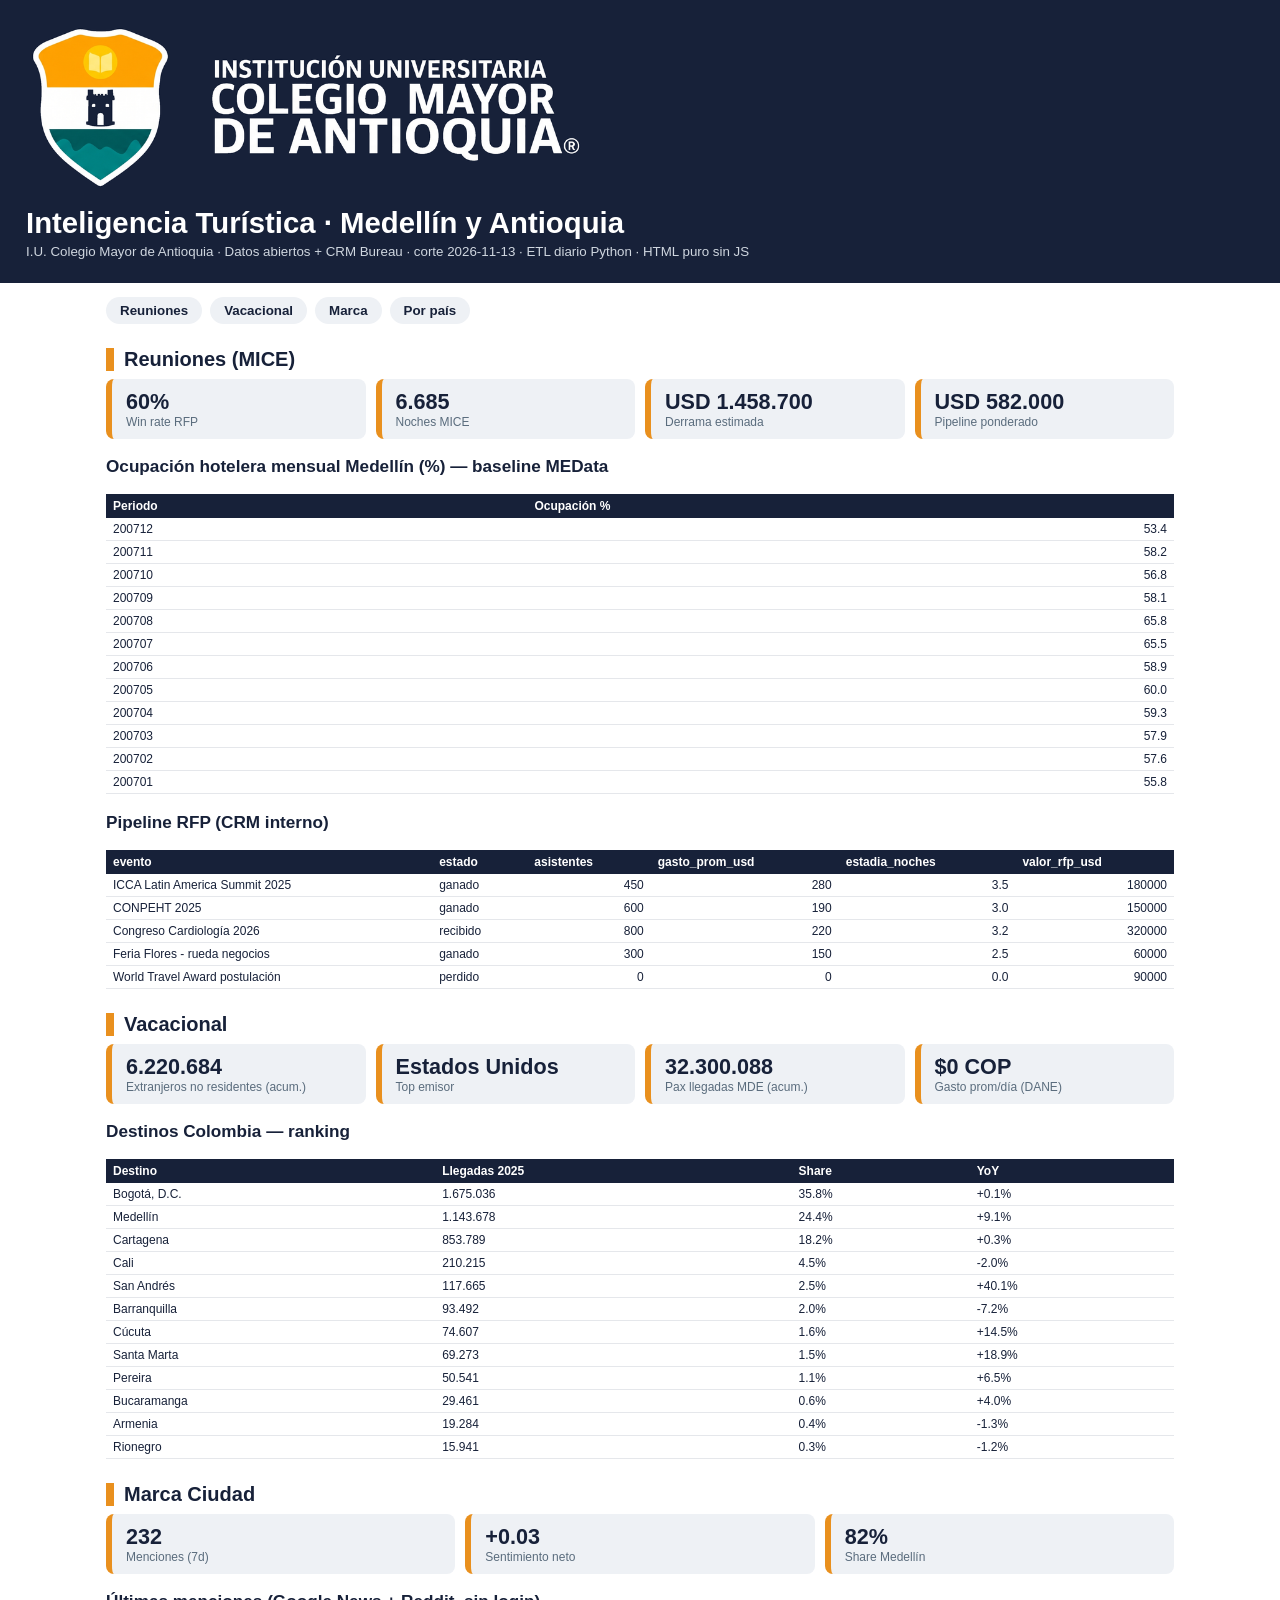
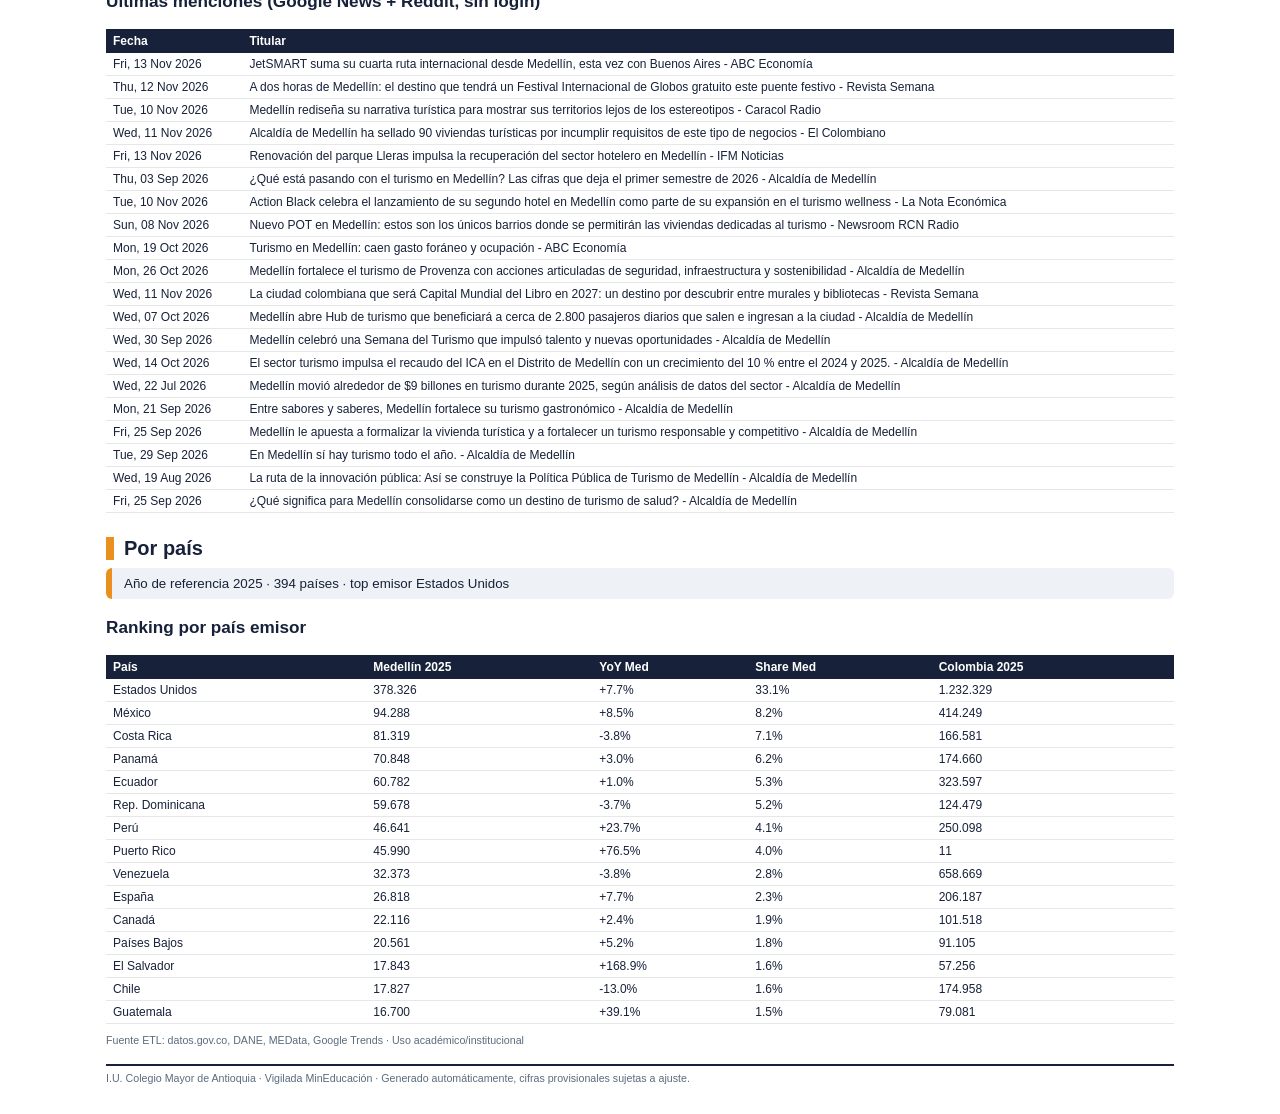
<file: etl-bureau/dashboard/index.html>
<!DOCTYPE html>
<html lang="es">
<head>
<meta charset="UTF-8">
<meta name="viewport" content="width=device-width, initial-scale=1.0">
<title>Bureau Medellín · Tablero 2026-11-13</title>
<style>:root{--navy:#172139;--teal:#00AEAC;--orange:#E9901E;--lime:#B4C42C;--teal2:#108181;--yellow:#FBBB28;--mut:#5A6C7D}
*{box-sizing:border-box}body{font-family:Montserrat,Arial,sans-serif;color:var(--navy);margin:0;background:#fff;font-size:11pt}
@page{size:A4;margin:14mm 12mm}header{background:var(--navy);color:#fff;padding:22px 26px}
header h1{font-size:22pt;margin:10px 0 4px}header p{color:#cfd6df;font-size:10pt;margin:2px 0}
header img{width:100%;max-width:560px}main{max-width:1100px;margin:0 auto;padding:0 16px 30px}
nav.toc{display:flex;gap:8px;flex-wrap:wrap;margin:14px 0}nav.toc a{background:#EEF1F5;border-radius:20px;padding:6px 14px;color:var(--navy);text-decoration:none;font-weight:700;font-size:10pt}
h2{font-size:15pt;border-left:8px solid var(--orange);padding-left:10px;margin:24px 0 8px}
.kpis{display:grid;grid-template-columns:repeat(auto-fit,minmax(180px,1fr));gap:10px}
.kpi{background:#EEF1F5;border-left:6px solid var(--orange);border-radius:8px;padding:10px 14px}
.kpi .v{font-size:1.35rem;font-weight:800}.kpi .l{font-size:.75rem;color:var(--mut)}
table{width:100%;border-collapse:collapse;font-size:9pt;margin:8px 0}
th{background:var(--navy);color:#fff;text-align:left;padding:5px 7px}
td{padding:4px 7px;border-bottom:1px solid #e5e7eb}.num{text-align:right;font-variant-numeric:tabular-nums}
.bul{background:#EEF1F5;border-left:6px solid var(--orange);border-radius:6px;padding:8px 12px;margin:6px 0;font-size:10pt}
.src{font-size:8pt;color:var(--mut)}.foot{margin-top:18px;border-top:2px solid var(--navy);padding-top:6px;font-size:8pt;color:var(--mut)}
.sec{page-break-inside:avoid}@media print{nav.toc{display:none}header{padding:14px}main{padding:0}}
</style>
</head>
<body>
<header>
<img src="assets/logo_colmayor_navy.png" alt="I.U. Colegio Mayor de Antioquia">
<h1>Inteligencia Turística · Medellín y Antioquia</h1>
<p>I.U. Colegio Mayor de Antioquia · Datos abiertos + CRM Bureau · corte 2026-11-13 · ETL diario Python · HTML puro sin JS</p>
</header>
<main>
<nav class="toc"><a href="#mice">Reuniones</a><a href="#vac">Vacacional</a><a href="#marca">Marca</a><a href="#pais">Por país</a></nav>
<h2 id="mice">Reuniones (MICE)</h2><div class="sec"><div class="kpis"><div class="kpi"><div class="v">60%</div><div class="l">Win rate RFP</div></div><div class="kpi"><div class="v">6.685</div><div class="l">Noches MICE</div></div><div class="kpi"><div class="v">USD 1.458.700</div><div class="l">Derrama estimada</div></div><div class="kpi"><div class="v">USD 582.000</div><div class="l">Pipeline ponderado</div></div></div><h3>Ocupación hotelera mensual Medellín (%) — baseline MEData</h3><table><tr><th>Periodo</th><th>Ocupación %</th></tr><tr><td>200712</td><td class="num">53.4</td></tr><tr><td>200711</td><td class="num">58.2</td></tr><tr><td>200710</td><td class="num">56.8</td></tr><tr><td>200709</td><td class="num">58.1</td></tr><tr><td>200708</td><td class="num">65.8</td></tr><tr><td>200707</td><td class="num">65.5</td></tr><tr><td>200706</td><td class="num">58.9</td></tr><tr><td>200705</td><td class="num">60.0</td></tr><tr><td>200704</td><td class="num">59.3</td></tr><tr><td>200703</td><td class="num">57.9</td></tr><tr><td>200702</td><td class="num">57.6</td></tr><tr><td>200701</td><td class="num">55.8</td></tr></table><h3>Pipeline RFP (CRM interno)</h3><table><tr><th>evento</th><th>estado</th><th>asistentes</th><th>gasto_prom_usd</th><th>estadia_noches</th><th>valor_rfp_usd</th></tr><tr><td>ICCA Latin America Summit 2025</td><td>ganado</td><td class="num">450</td><td class="num">280</td><td class="num">3.5</td><td class="num">180000</td></tr><tr><td>CONPEHT 2025</td><td>ganado</td><td class="num">600</td><td class="num">190</td><td class="num">3.0</td><td class="num">150000</td></tr><tr><td>Congreso Cardiología 2026</td><td>recibido</td><td class="num">800</td><td class="num">220</td><td class="num">3.2</td><td class="num">320000</td></tr><tr><td>Feria Flores - rueda negocios</td><td>ganado</td><td class="num">300</td><td class="num">150</td><td class="num">2.5</td><td class="num">60000</td></tr><tr><td>World Travel Award postulación</td><td>perdido</td><td class="num">0</td><td class="num">0</td><td class="num">0.0</td><td class="num">90000</td></tr></table></div>
<h2 id="vac">Vacacional</h2><div class="sec"><div class="kpis"><div class="kpi"><div class="v">6.220.684</div><div class="l">Extranjeros no residentes (acum.)</div></div><div class="kpi"><div class="v">Estados Unidos</div><div class="l">Top emisor</div></div><div class="kpi"><div class="v">32.300.088</div><div class="l">Pax llegadas MDE (acum.)</div></div><div class="kpi"><div class="v">$0 COP</div><div class="l">Gasto prom/día (DANE)</div></div></div><h3>Destinos Colombia — ranking</h3><table><tr><th>Destino</th><th>Llegadas 2025</th><th>Share</th><th>YoY</th></tr><tr><td>Bogotá, D.C.</td><td>1.675.036</td><td>35.8%</td><td>+0.1%</td></tr><tr><td>Medellín</td><td>1.143.678</td><td>24.4%</td><td>+9.1%</td></tr><tr><td>Cartagena</td><td>853.789</td><td>18.2%</td><td>+0.3%</td></tr><tr><td>Cali</td><td>210.215</td><td>4.5%</td><td>-2.0%</td></tr><tr><td>San Andrés</td><td>117.665</td><td>2.5%</td><td>+40.1%</td></tr><tr><td>Barranquilla</td><td>93.492</td><td>2.0%</td><td>-7.2%</td></tr><tr><td>Cúcuta</td><td>74.607</td><td>1.6%</td><td>+14.5%</td></tr><tr><td>Santa Marta</td><td>69.273</td><td>1.5%</td><td>+18.9%</td></tr><tr><td>Pereira</td><td>50.541</td><td>1.1%</td><td>+6.5%</td></tr><tr><td>Bucaramanga</td><td>29.461</td><td>0.6%</td><td>+4.0%</td></tr><tr><td>Armenia</td><td>19.284</td><td>0.4%</td><td>-1.3%</td></tr><tr><td>Rionegro</td><td>15.941</td><td>0.3%</td><td>-1.2%</td></tr></table></div>
<h2 id="marca">Marca Ciudad</h2><div class="sec"><div class="kpis"><div class="kpi"><div class="v">232</div><div class="l">Menciones (7d)</div></div><div class="kpi"><div class="v">+0.03</div><div class="l">Sentimiento neto</div></div><div class="kpi"><div class="v">82%</div><div class="l">Share Medellín</div></div></div><h3>Últimas menciones (Google News + Reddit, sin login)</h3><table><tr><th>Fecha</th><th>Titular</th></tr><tr><td>Fri, 13 Nov 2026</td><td>JetSMART suma su cuarta ruta internacional desde Medellín, esta vez con Buenos Aires - ABC Economía</td></tr><tr><td>Thu, 12 Nov 2026</td><td>A dos horas de Medellín: el destino que tendrá un Festival Internacional de Globos gratuito este puente festivo - Revista Semana</td></tr><tr><td>Tue, 10 Nov 2026</td><td>Medellín rediseña su narrativa turística para mostrar sus territorios lejos de los estereotipos - Caracol Radio</td></tr><tr><td>Wed, 11 Nov 2026</td><td>Alcaldía de Medellín ha sellado 90 viviendas turísticas por incumplir requisitos de este tipo de negocios - El Colombiano</td></tr><tr><td>Fri, 13 Nov 2026</td><td>Renovación del parque Lleras impulsa la recuperación del sector hotelero en Medellín - IFM Noticias</td></tr><tr><td>Thu, 03 Sep 2026</td><td>¿Qué está pasando con el turismo en Medellín? Las cifras que deja el primer semestre de 2026 - Alcaldía de Medellín</td></tr><tr><td>Tue, 10 Nov 2026</td><td>Action Black celebra el lanzamiento de su segundo hotel en Medellín como parte de su expansión en el turismo wellness - La Nota Económica</td></tr><tr><td>Sun, 08 Nov 2026</td><td>Nuevo POT en Medellín: estos son los únicos barrios donde se permitirán las viviendas dedicadas al turismo - Newsroom RCN Radio</td></tr><tr><td>Mon, 19 Oct 2026</td><td>Turismo en Medellín: caen gasto foráneo y ocupación - ABC Economía</td></tr><tr><td>Mon, 26 Oct 2026</td><td>Medellín fortalece el turismo de Provenza con acciones articuladas de seguridad, infraestructura y sostenibilidad - Alcaldía de Medellín</td></tr><tr><td>Wed, 11 Nov 2026</td><td>La ciudad colombiana que será Capital Mundial del Libro en 2027: un destino por descubrir entre murales y bibliotecas - Revista Semana</td></tr><tr><td>Wed, 07 Oct 2026</td><td>Medellín abre Hub de turismo que beneficiará a cerca de 2.800 pasajeros diarios que salen e ingresan a la ciudad - Alcaldía de Medellín</td></tr><tr><td>Wed, 30 Sep 2026</td><td>Medellín celebró una Semana del Turismo que impulsó talento y nuevas oportunidades - Alcaldía de Medellín</td></tr><tr><td>Wed, 14 Oct 2026</td><td>El sector turismo impulsa el recaudo del ICA en el Distrito de Medellín con un crecimiento del 10 % entre el 2024 y 2025. - Alcaldía de Medellín</td></tr><tr><td>Wed, 22 Jul 2026</td><td>Medellín movió alrededor de $9 billones en turismo durante 2025, según análisis de datos del sector - Alcaldía de Medellín</td></tr><tr><td>Mon, 21 Sep 2026</td><td>Entre sabores y saberes, Medellín fortalece su turismo gastronómico - Alcaldía de Medellín</td></tr><tr><td>Fri, 25 Sep 2026</td><td>Medellín le apuesta a formalizar la vivienda turística y a fortalecer un turismo responsable y competitivo - Alcaldía de Medellín</td></tr><tr><td>Tue, 29 Sep 2026</td><td>En Medellín sí hay turismo todo el año. - Alcaldía de Medellín</td></tr><tr><td>Wed, 19 Aug 2026</td><td>La ruta de la innovación pública: Así se construye la Política Pública de Turismo de Medellín - Alcaldía de Medellín</td></tr><tr><td>Fri, 25 Sep 2026</td><td>¿Qué significa para Medellín consolidarse como un destino de turismo de salud? - Alcaldía de Medellín</td></tr></table></div>
<h2 id="pais">Por país</h2><div class="sec"><p class="bul">Año de referencia 2025 · 394 países · top emisor Estados Unidos</p><h3>Ranking por país emisor</h3><table><tr><th>País</th><th>Medellín 2025</th><th>YoY Med</th><th>Share Med</th><th>Colombia 2025</th></tr><tr><td>Estados Unidos</td><td>378.326</td><td>+7.7%</td><td>33.1%</td><td>1.232.329</td></tr><tr><td>México</td><td>94.288</td><td>+8.5%</td><td>8.2%</td><td>414.249</td></tr><tr><td>Costa Rica</td><td>81.319</td><td>-3.8%</td><td>7.1%</td><td>166.581</td></tr><tr><td>Panamá</td><td>70.848</td><td>+3.0%</td><td>6.2%</td><td>174.660</td></tr><tr><td>Ecuador</td><td>60.782</td><td>+1.0%</td><td>5.3%</td><td>323.597</td></tr><tr><td>Rep. Dominicana</td><td>59.678</td><td>-3.7%</td><td>5.2%</td><td>124.479</td></tr><tr><td>Perú</td><td>46.641</td><td>+23.7%</td><td>4.1%</td><td>250.098</td></tr><tr><td>Puerto Rico</td><td>45.990</td><td>+76.5%</td><td>4.0%</td><td>11</td></tr><tr><td>Venezuela</td><td>32.373</td><td>-3.8%</td><td>2.8%</td><td>658.669</td></tr><tr><td>España</td><td>26.818</td><td>+7.7%</td><td>2.3%</td><td>206.187</td></tr><tr><td>Canadá</td><td>22.116</td><td>+2.4%</td><td>1.9%</td><td>101.518</td></tr><tr><td>Países Bajos</td><td>20.561</td><td>+5.2%</td><td>1.8%</td><td>91.105</td></tr><tr><td>El Salvador</td><td>17.843</td><td>+168.9%</td><td>1.6%</td><td>57.256</td></tr><tr><td>Chile</td><td>17.827</td><td>-13.0%</td><td>1.6%</td><td>174.958</td></tr><tr><td>Guatemala</td><td>16.700</td><td>+39.1%</td><td>1.5%</td><td>79.081</td></tr></table></div>
<p class="src">Fuente ETL: datos.gov.co, DANE, MEData, Google Trends · Uso académico/institucional</p>
<div class="foot">I.U. Colegio Mayor de Antioquia · Vigilada MinEducación · Generado automáticamente, cifras provisionales sujetas a ajuste.</div>
</main>
</body>
</html>
</file>
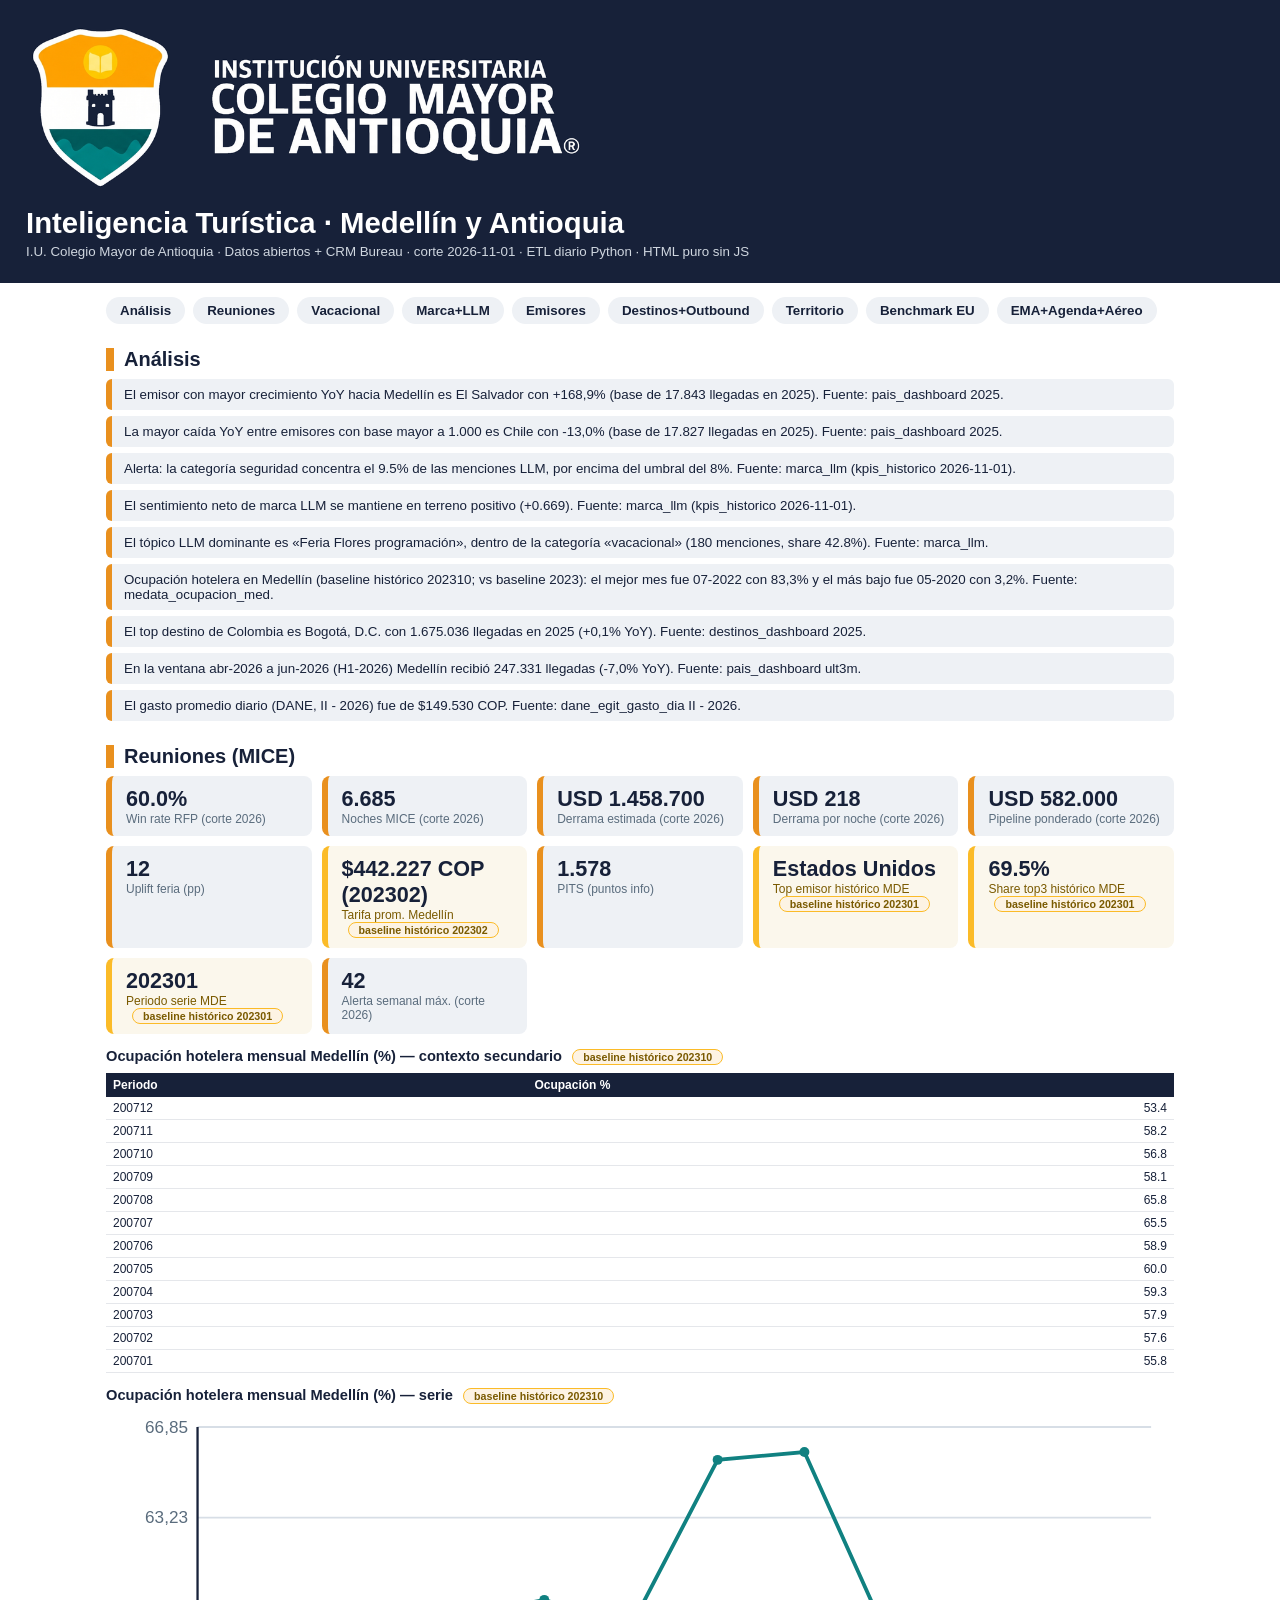
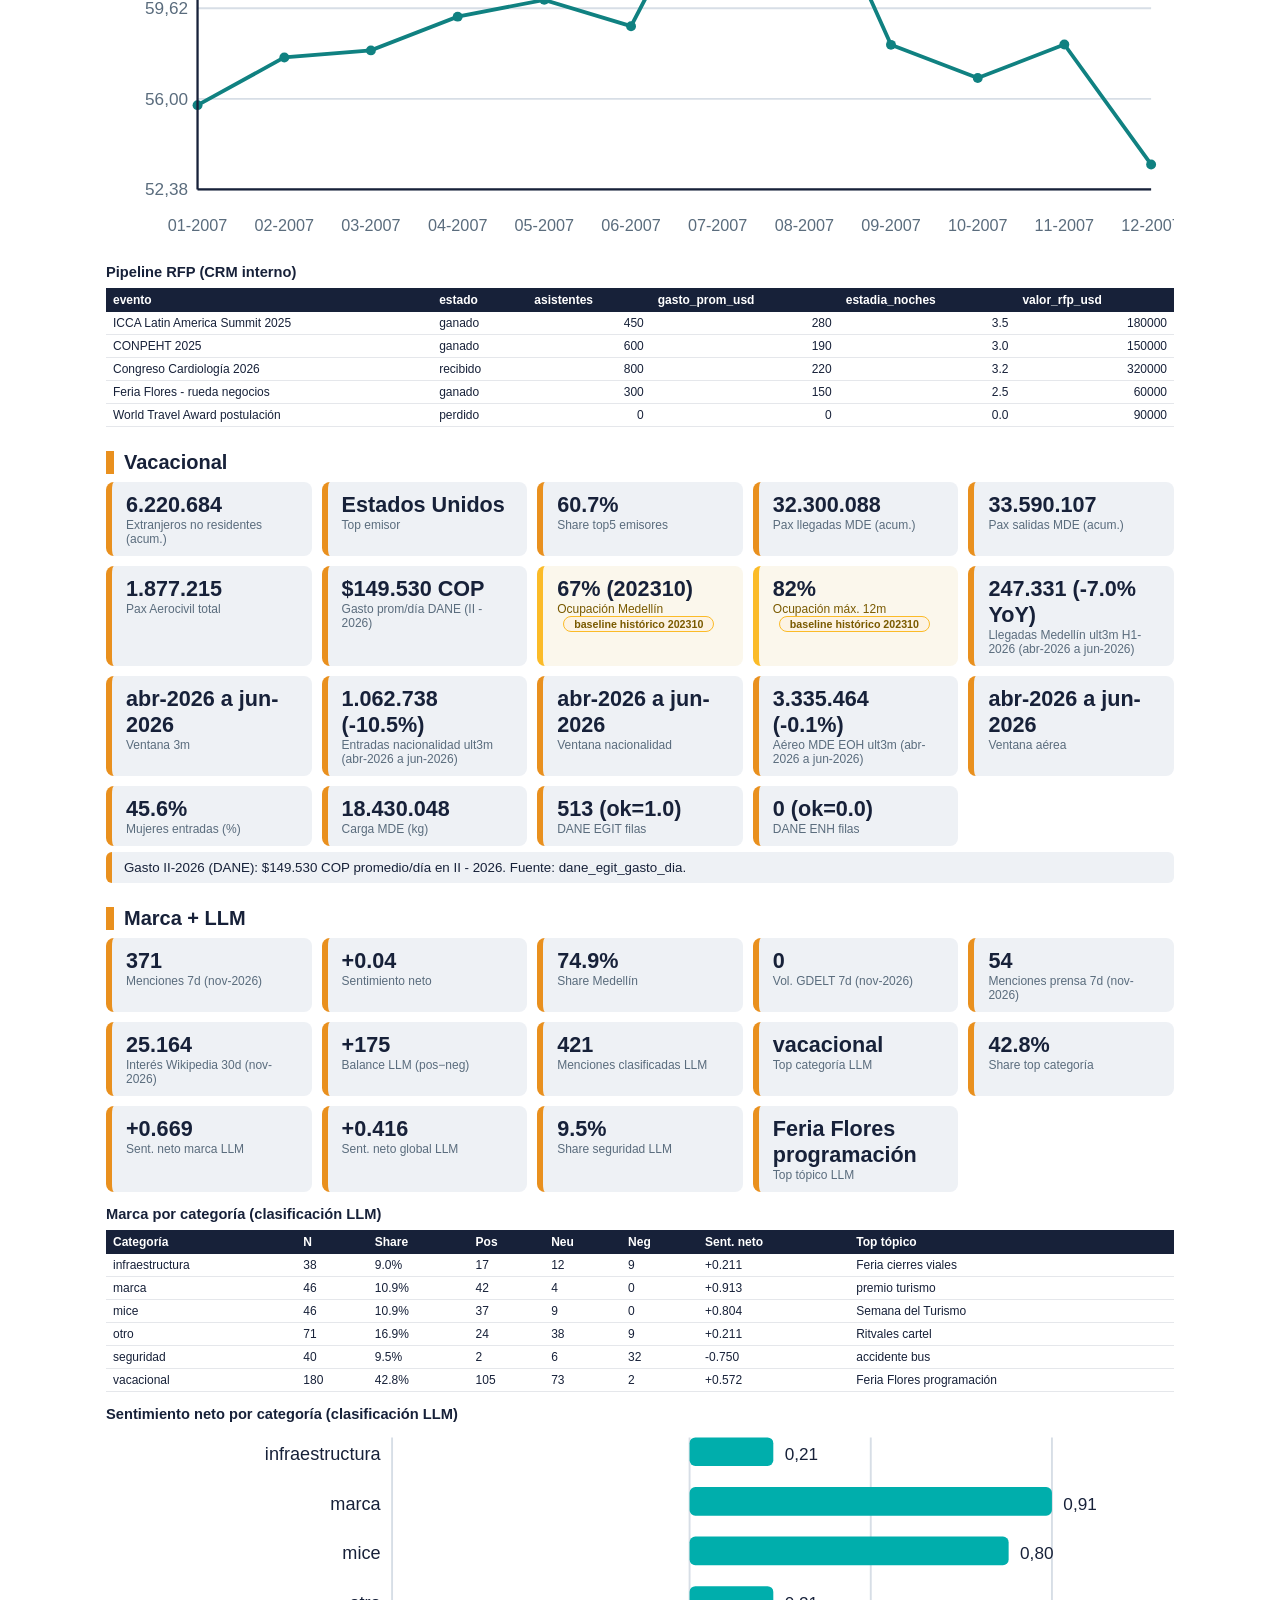
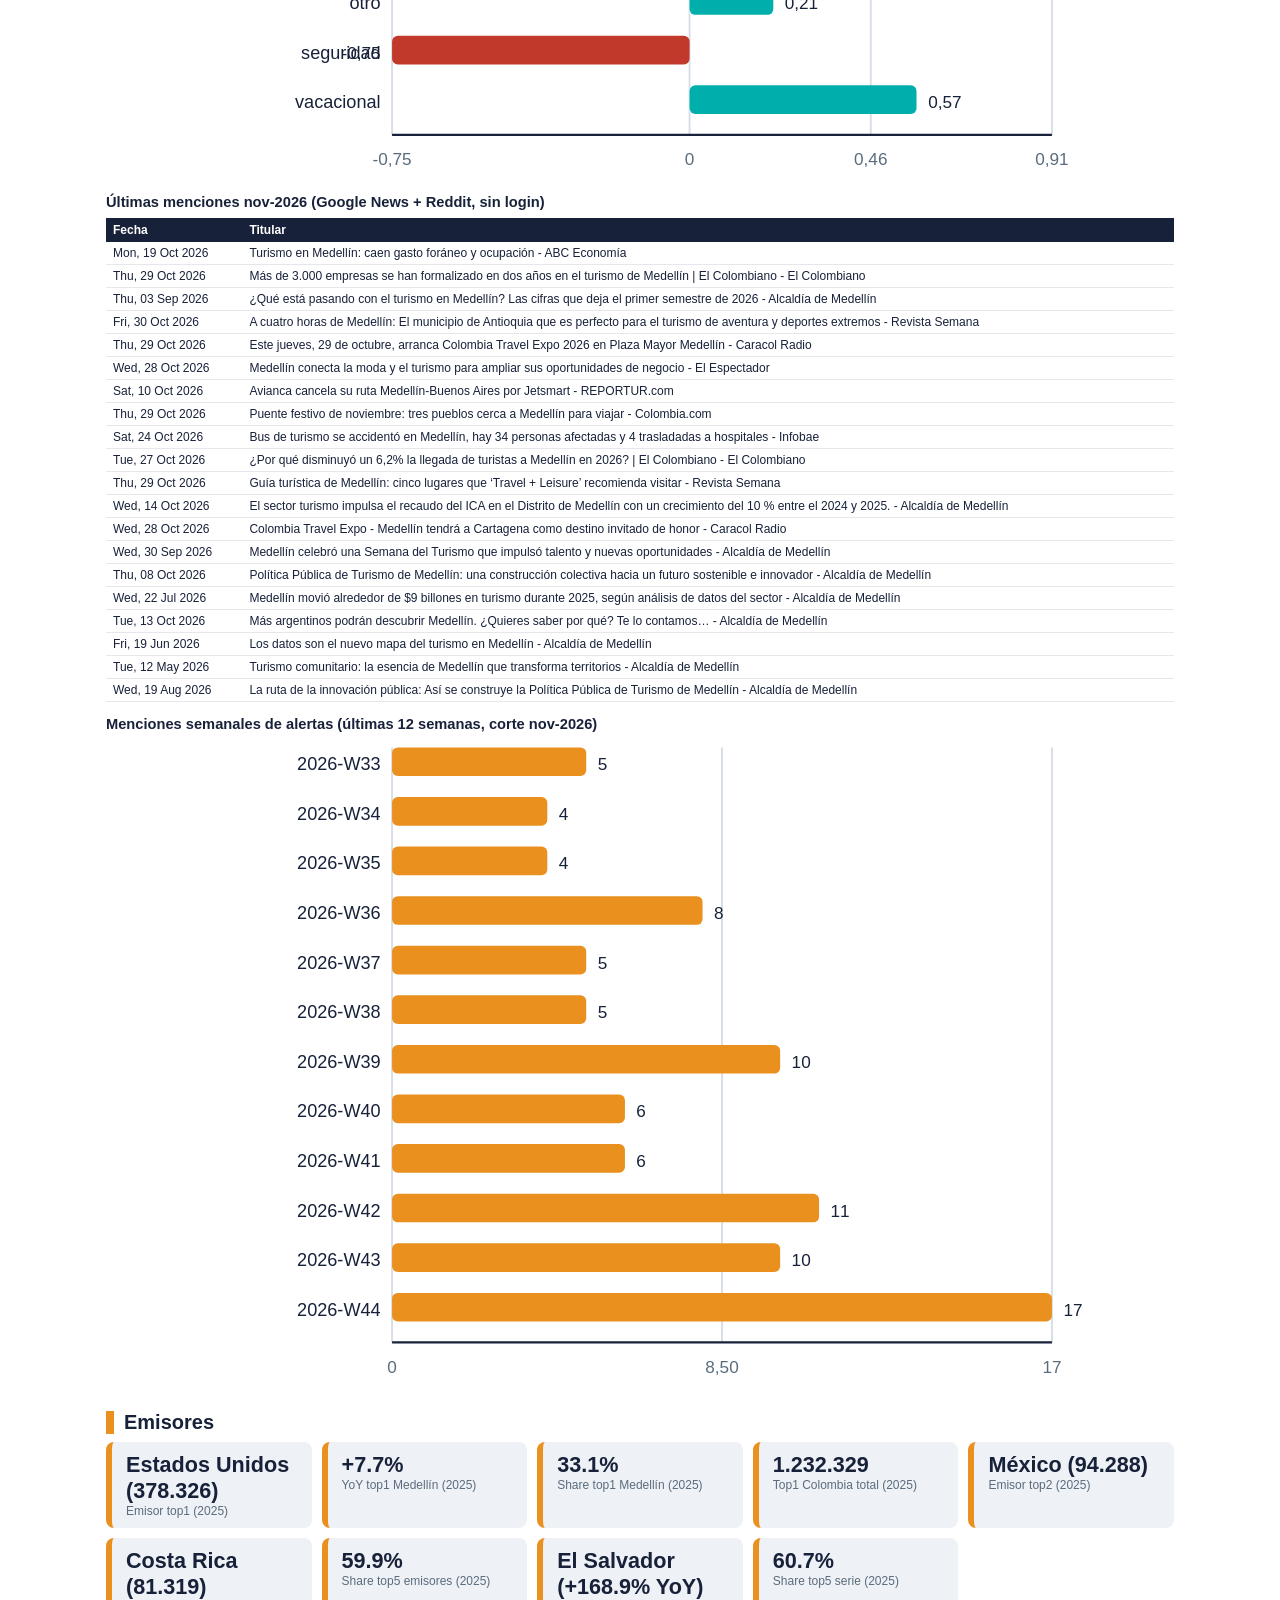
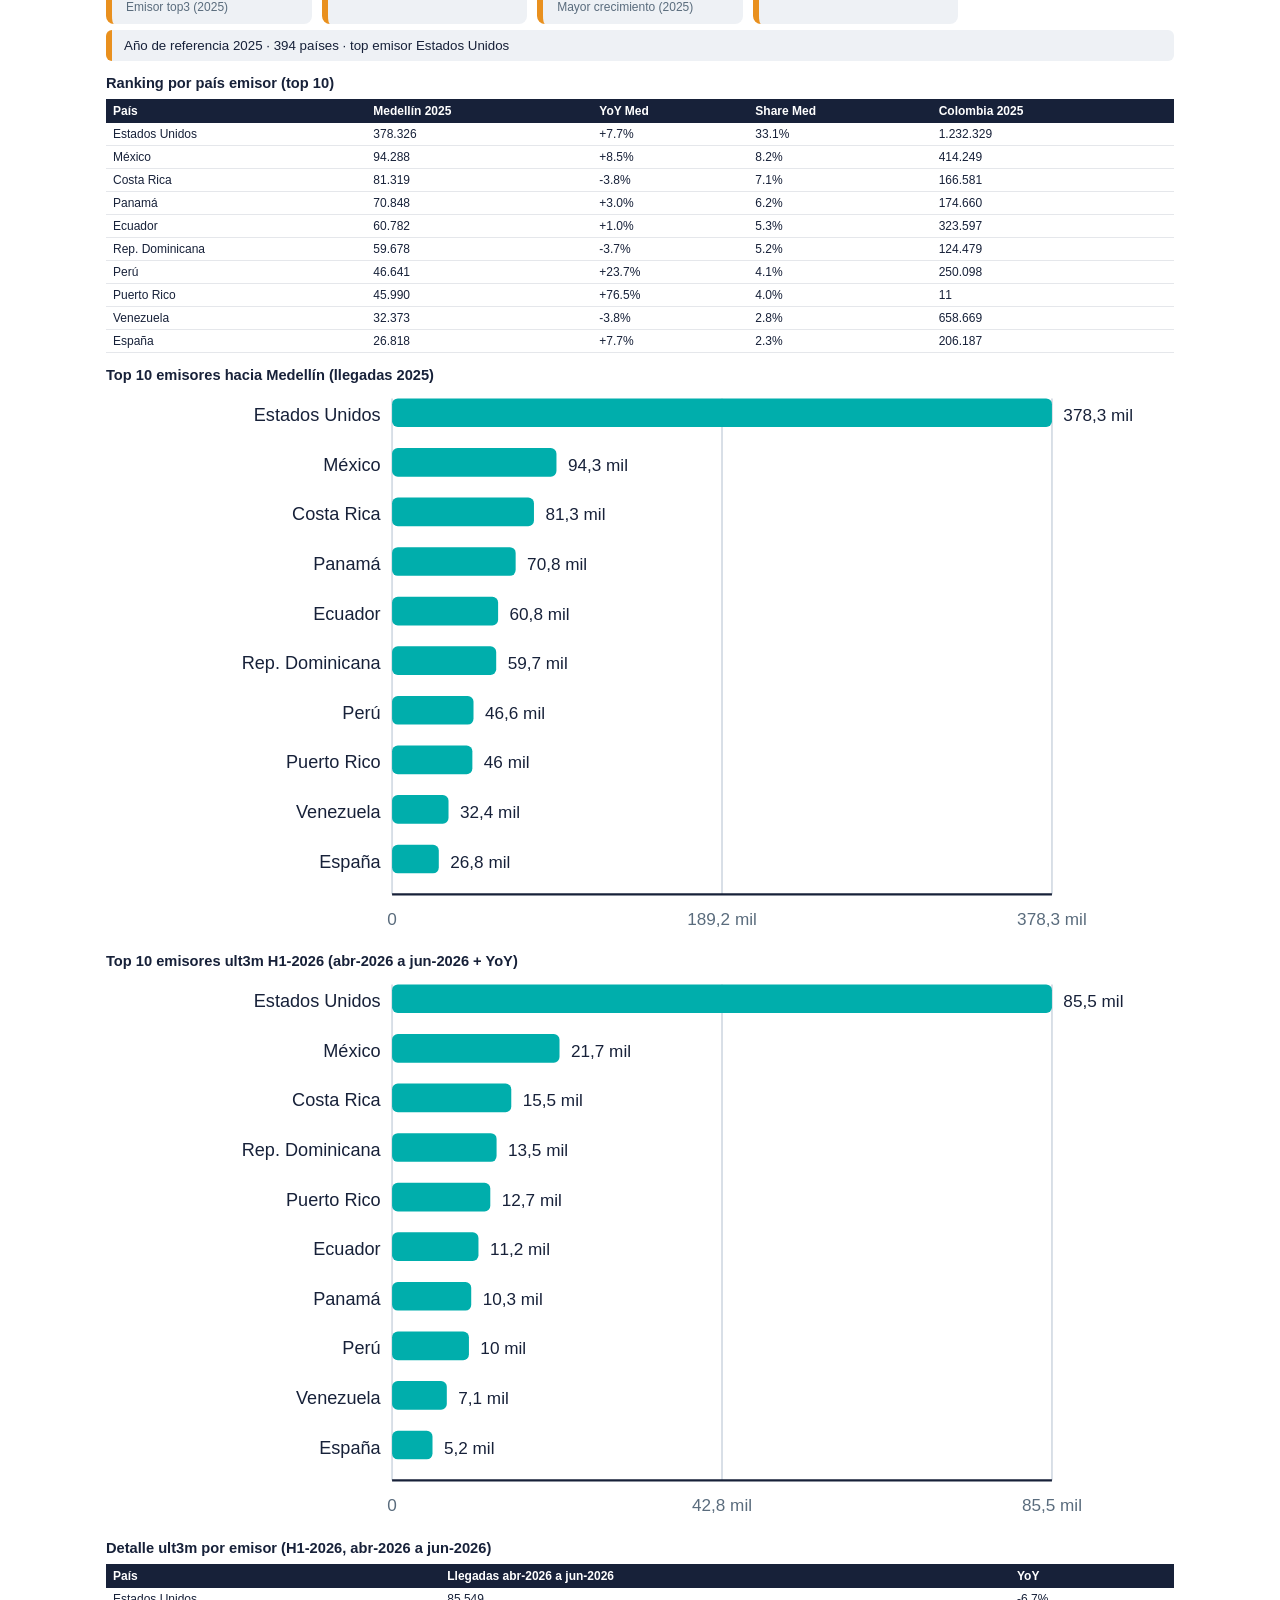
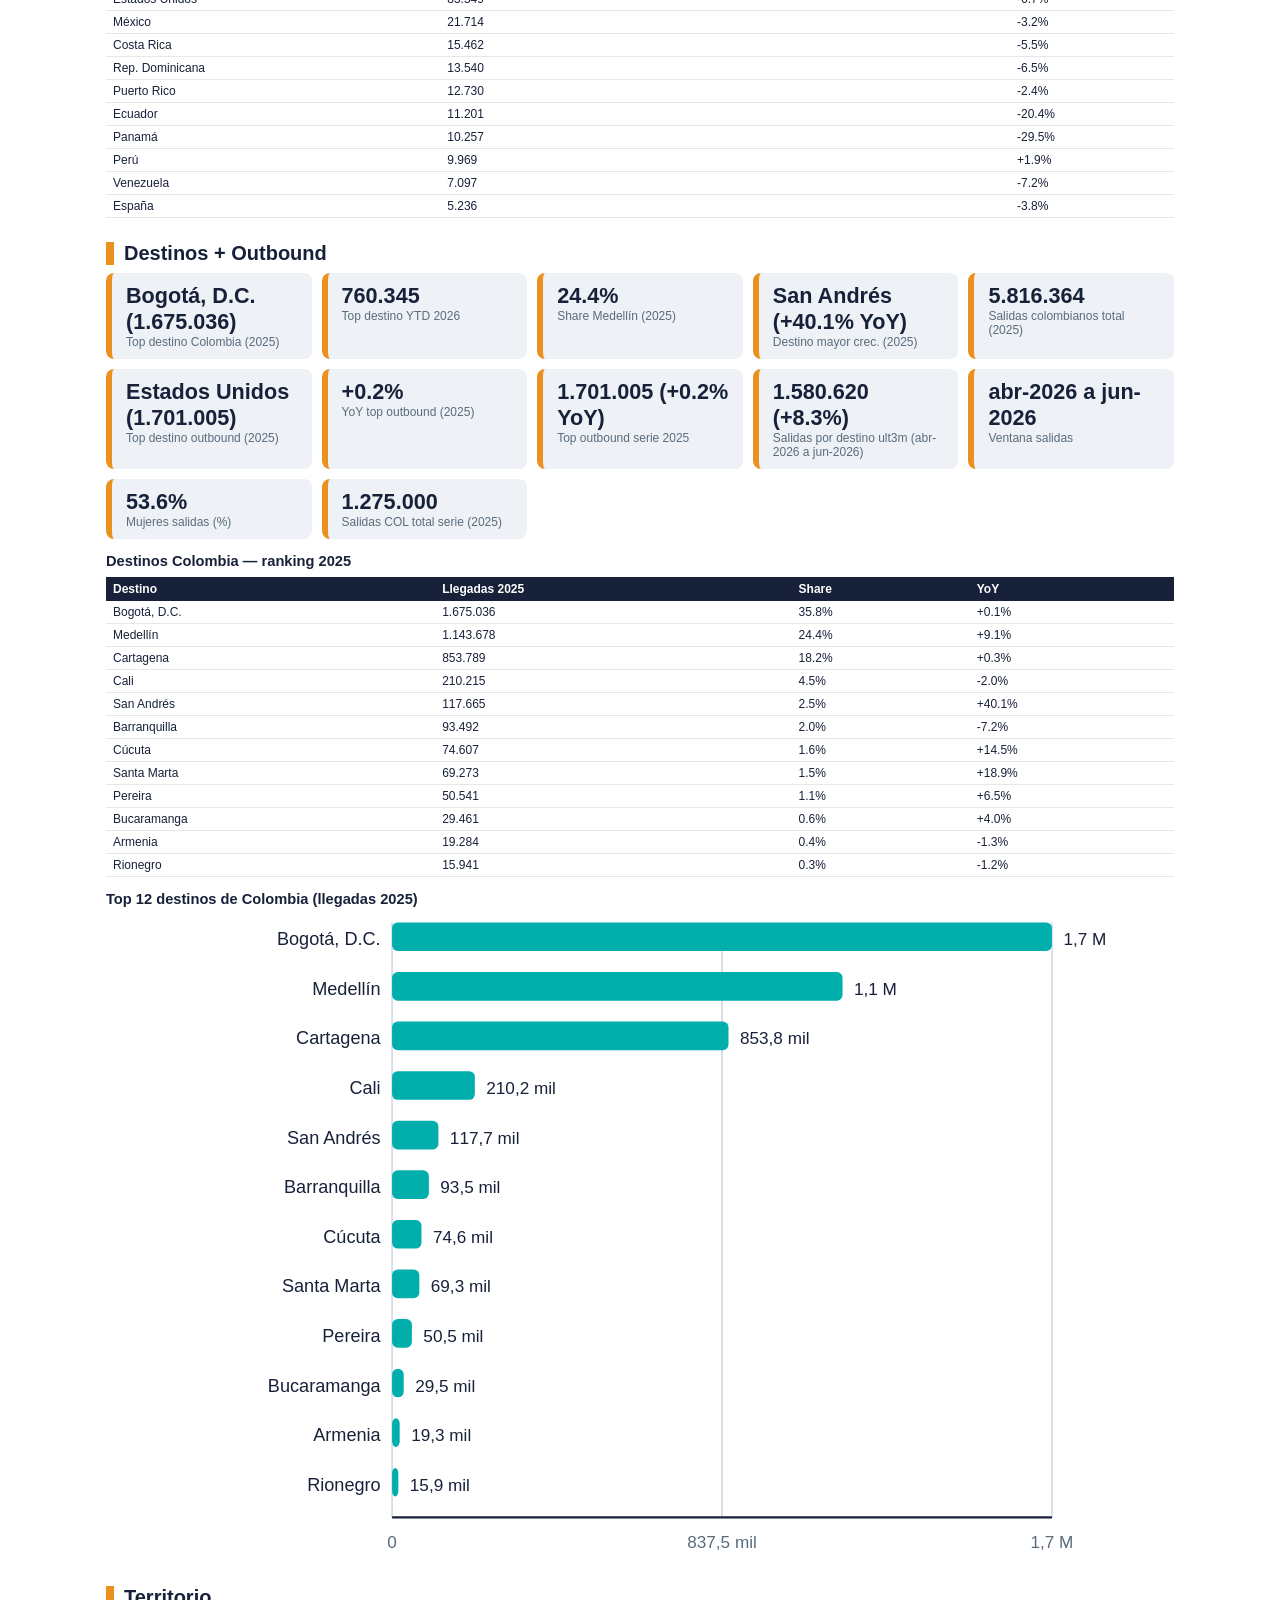
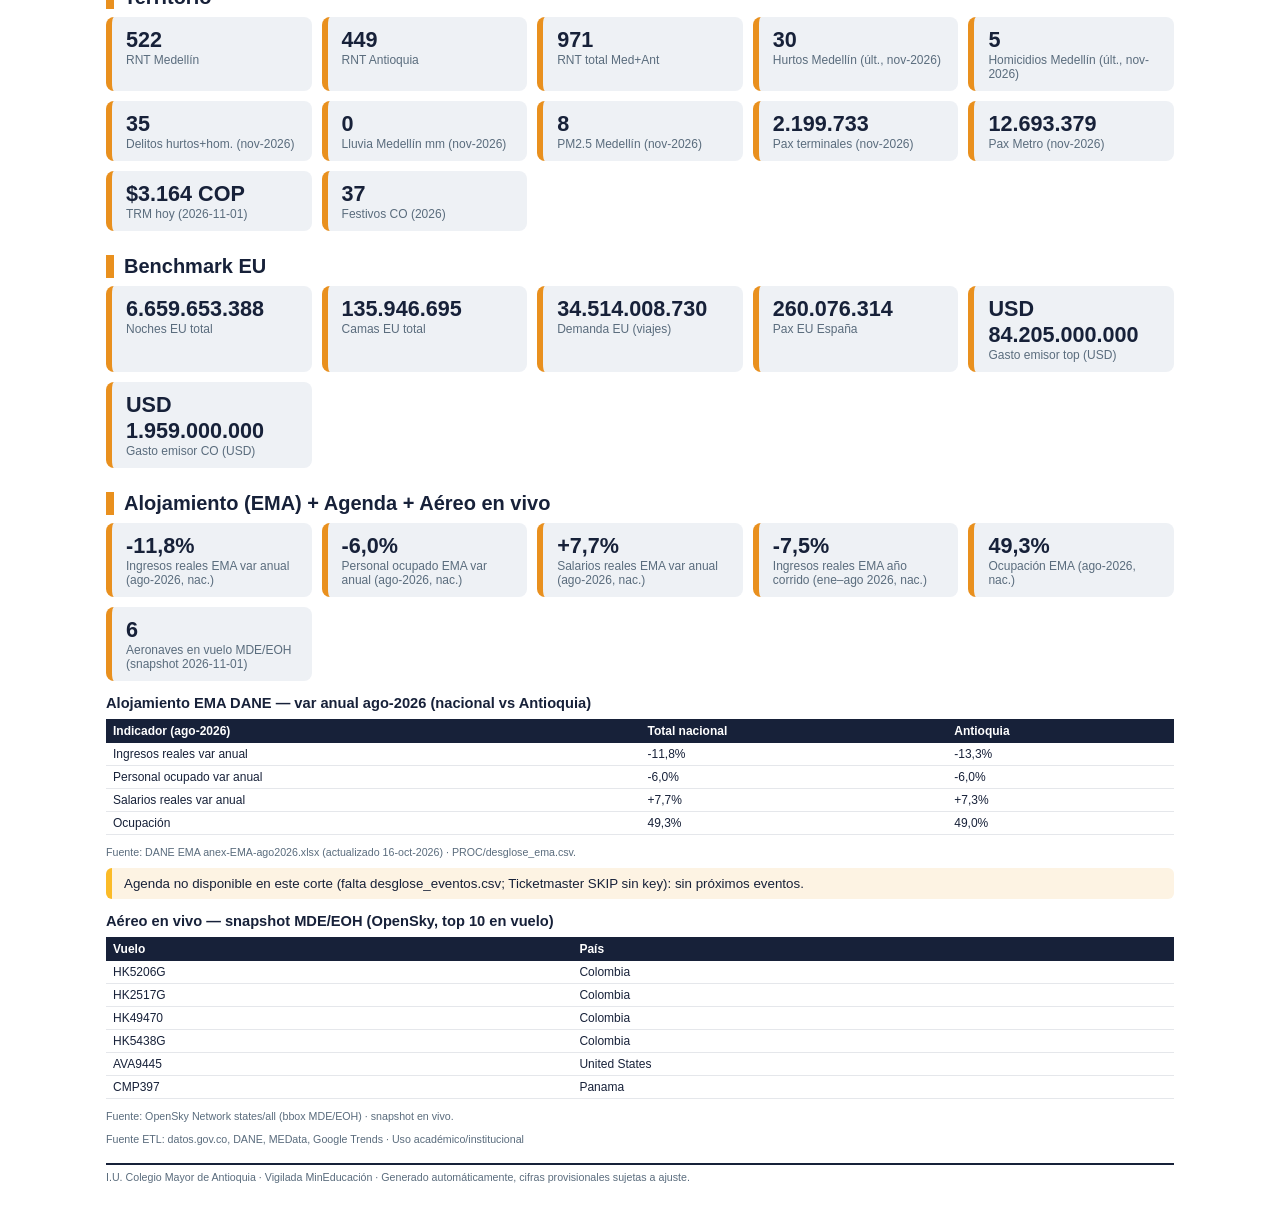
<file: apps/etl/dashboard/index.html>
<!DOCTYPE html>
<html lang="es">
<head>
<meta charset="UTF-8">
<meta name="viewport" content="width=device-width, initial-scale=1.0">
<title>Bureau Medellín · Tablero 2026-11-01</title>
<style>:root{--navy:#172139;--teal:#00AEAC;--orange:#E9901E;--lime:#B4C42C;--teal2:#108181;--yellow:#FBBB28;--mut:#5A6C7D}
*{box-sizing:border-box}body{font-family:Montserrat,Arial,sans-serif;color:var(--navy);margin:0;background:#fff;font-size:11pt}
@page{size:A4;margin:14mm 12mm}header{background:var(--navy);color:#fff;padding:22px 26px}
header h1{font-size:22pt;margin:10px 0 4px}header p{color:#cfd6df;font-size:10pt;margin:2px 0}
header img{width:100%;max-width:560px}main{max-width:1100px;margin:0 auto;padding:0 16px 30px}
nav.toc{display:flex;gap:8px;flex-wrap:wrap;margin:14px 0}nav.toc a{background:#EEF1F5;border-radius:20px;padding:6px 14px;color:var(--navy);text-decoration:none;font-weight:700;font-size:10pt}
h2{font-size:15pt;border-left:8px solid var(--orange);padding-left:10px;margin:24px 0 8px}
h3{font-size:11pt;margin:14px 0 4px}
.kpis{display:grid;grid-template-columns:repeat(auto-fit,minmax(180px,1fr));gap:10px}
.kpi{background:#EEF1F5;border-left:6px solid var(--orange);border-radius:8px;padding:10px 14px}
.kpi .v{font-size:1.35rem;font-weight:800}.kpi .l{font-size:.75rem;color:var(--mut)}
table{width:100%;border-collapse:collapse;font-size:9pt;margin:8px 0}
th{background:var(--navy);color:#fff;text-align:left;padding:5px 7px}
td{padding:4px 7px;border-bottom:1px solid #e5e7eb}.num{text-align:right;font-variant-numeric:tabular-nums}
.bul{background:#EEF1F5;border-left:6px solid var(--orange);border-radius:6px;padding:8px 12px;margin:6px 0;font-size:10pt}
.warn{background:#FDF3E3;border-left:6px solid var(--yellow);border-radius:6px;padding:8px 12px;margin:6px 0;font-size:10pt}
.src{font-size:8pt;color:var(--mut)}.foot{margin-top:18px;border-top:2px solid var(--navy);padding-top:6px;font-size:8pt;color:var(--mut)}
.sec{page-break-inside:avoid}.badge-hist{display:inline-block;background:#FDF3E3;border:1px solid var(--yellow);color:#7A5A00;border-radius:12px;padding:1px 10px;font-size:8pt;font-weight:700;margin-left:6px;white-space:nowrap}.kpi.hist{background:#FBF7EC;border-left-color:var(--yellow)}.kpi.hist .l{color:#7A5A00}@media print{nav.toc{display:none}header{padding:14px}main{padding:0}}
</style>
</head>
<body>
<header>
<img src="assets/logo_colmayor_navy.png" alt="I.U. Colegio Mayor de Antioquia">
<h1>Inteligencia Turística · Medellín y Antioquia</h1>
<p>I.U. Colegio Mayor de Antioquia · Datos abiertos + CRM Bureau · corte 2026-11-01 · ETL diario Python · HTML puro sin JS</p>
</header>
<main>
<nav class="toc"><a href="#analisis">Análisis</a><a href="#reuniones">Reuniones</a><a href="#vacacional">Vacacional</a><a href="#marca-llm">Marca+LLM</a><a href="#emisores">Emisores</a><a href="#destinos">Destinos+Outbound</a><a href="#territorio">Territorio</a><a href="#benchmark-eu">Benchmark EU</a><a href="#ema-agenda-aereo">EMA+Agenda+Aéreo</a></nav>
<h2 id="analisis">Análisis</h2><div class="sec"><p class="bul">El emisor con mayor crecimiento YoY hacia Medellín es El Salvador con +168,9% (base de 17.843 llegadas en 2025). Fuente: pais_dashboard 2025.</p><p class="bul">La mayor caída YoY entre emisores con base mayor a 1.000 es Chile con -13,0% (base de 17.827 llegadas en 2025). Fuente: pais_dashboard 2025.</p><p class="bul">Alerta: la categoría seguridad concentra el 9.5% de las menciones LLM, por encima del umbral del 8%. Fuente: marca_llm (kpis_historico 2026-11-01).</p><p class="bul">El sentimiento neto de marca LLM se mantiene en terreno positivo (+0.669). Fuente: marca_llm (kpis_historico 2026-11-01).</p><p class="bul">El tópico LLM dominante es «Feria Flores programación», dentro de la categoría «vacacional» (180 menciones, share 42.8%). Fuente: marca_llm.</p><p class="bul">Ocupación hotelera en Medellín (baseline histórico 202310; vs baseline 2023): el mejor mes fue 07-2022 con 83,3% y el más bajo fue 05-2020 con 3,2%. Fuente: medata_ocupacion_med.</p><p class="bul">El top destino de Colombia es Bogotá, D.C. con 1.675.036 llegadas en 2025 (+0,1% YoY). Fuente: destinos_dashboard 2025.</p><p class="bul">En la ventana abr-2026 a jun-2026 (H1-2026) Medellín recibió 247.331 llegadas (-7,0% YoY). Fuente: pais_dashboard ult3m.</p><p class="bul">El gasto promedio diario (DANE, II - 2026) fue de $149.530 COP. Fuente: dane_egit_gasto_dia II - 2026.</p></div>
<h2 id="reuniones">Reuniones (MICE)</h2><div class="sec"><div class="kpis"><div class="kpi"><div class="v">60.0%</div><div class="l">Win rate RFP (corte 2026)</div></div><div class="kpi"><div class="v">6.685</div><div class="l">Noches MICE (corte 2026)</div></div><div class="kpi"><div class="v">USD 1.458.700</div><div class="l">Derrama estimada (corte 2026)</div></div><div class="kpi"><div class="v">USD 218</div><div class="l">Derrama por noche (corte 2026)</div></div><div class="kpi"><div class="v">USD 582.000</div><div class="l">Pipeline ponderado (corte 2026)</div></div><div class="kpi"><div class="v">12</div><div class="l">Uplift feria (pp)</div></div><div class="kpi hist"><div class="v">$442.227 COP (202302)</div><div class="l">Tarifa prom. Medellín <span class="badge-hist">baseline histórico 202302</span></div></div><div class="kpi"><div class="v">1.578</div><div class="l">PITS (puntos info)</div></div><div class="kpi hist"><div class="v">Estados Unidos</div><div class="l">Top emisor histórico MDE <span class="badge-hist">baseline histórico 202301</span></div></div><div class="kpi hist"><div class="v">69.5%</div><div class="l">Share top3 histórico MDE <span class="badge-hist">baseline histórico 202301</span></div></div><div class="kpi hist"><div class="v">202301</div><div class="l">Periodo serie MDE <span class="badge-hist">baseline histórico 202301</span></div></div><div class="kpi"><div class="v">42</div><div class="l">Alerta semanal máx. (corte 2026)</div></div></div><h3>Ocupación hotelera mensual Medellín (%) — contexto secundario <span class="badge-hist">baseline histórico 202310</span></h3><table><tr><th>Periodo</th><th>Ocupación %</th></tr><tr><td>200712</td><td class="num">53.4</td></tr><tr><td>200711</td><td class="num">58.2</td></tr><tr><td>200710</td><td class="num">56.8</td></tr><tr><td>200709</td><td class="num">58.1</td></tr><tr><td>200708</td><td class="num">65.8</td></tr><tr><td>200707</td><td class="num">65.5</td></tr><tr><td>200706</td><td class="num">58.9</td></tr><tr><td>200705</td><td class="num">60.0</td></tr><tr><td>200704</td><td class="num">59.3</td></tr><tr><td>200703</td><td class="num">57.9</td></tr><tr><td>200702</td><td class="num">57.6</td></tr><tr><td>200701</td><td class="num">55.8</td></tr></table><h3>Ocupación hotelera mensual Medellín (%) — serie <span class="badge-hist">baseline histórico 202310</span></h3><svg viewBox="0 0 560 230" width="100%" role="img" xmlns="http://www.w3.org/2000/svg"><line x1="48" y1="200.0" x2="548" y2="200.0" stroke="#D7DEE6" stroke-width="1"/><text x="43" y="203.0" font-size="9" fill="#5A6C7D" text-anchor="end">52,38</text><line x1="48" y1="152.5" x2="548" y2="152.5" stroke="#D7DEE6" stroke-width="1"/><text x="43" y="155.5" font-size="9" fill="#5A6C7D" text-anchor="end">56,00</text><line x1="48" y1="105.0" x2="548" y2="105.0" stroke="#D7DEE6" stroke-width="1"/><text x="43" y="108.0" font-size="9" fill="#5A6C7D" text-anchor="end">59,62</text><line x1="48" y1="57.5" x2="548" y2="57.5" stroke="#D7DEE6" stroke-width="1"/><text x="43" y="60.5" font-size="9" fill="#5A6C7D" text-anchor="end">63,23</text><line x1="48" y1="10.0" x2="548" y2="10.0" stroke="#D7DEE6" stroke-width="1"/><text x="43" y="13.0" font-size="9" fill="#5A6C7D" text-anchor="end">66,85</text><text x="48.0" y="222" font-size="8.5" fill="#5A6C7D" text-anchor="middle">01-2007</text><text x="93.5" y="222" font-size="8.5" fill="#5A6C7D" text-anchor="middle">02-2007</text><text x="138.9" y="222" font-size="8.5" fill="#5A6C7D" text-anchor="middle">03-2007</text><text x="184.4" y="222" font-size="8.5" fill="#5A6C7D" text-anchor="middle">04-2007</text><text x="229.8" y="222" font-size="8.5" fill="#5A6C7D" text-anchor="middle">05-2007</text><text x="275.3" y="222" font-size="8.5" fill="#5A6C7D" text-anchor="middle">06-2007</text><text x="320.7" y="222" font-size="8.5" fill="#5A6C7D" text-anchor="middle">07-2007</text><text x="366.2" y="222" font-size="8.5" fill="#5A6C7D" text-anchor="middle">08-2007</text><text x="411.6" y="222" font-size="8.5" fill="#5A6C7D" text-anchor="middle">09-2007</text><text x="457.1" y="222" font-size="8.5" fill="#5A6C7D" text-anchor="middle">10-2007</text><text x="502.5" y="222" font-size="8.5" fill="#5A6C7D" text-anchor="middle">11-2007</text><text x="548.0" y="222" font-size="8.5" fill="#5A6C7D" text-anchor="middle">12-2007</text><polyline points="48.0,155.8 93.5,130.8 138.9,127.1 184.4,109.4 229.8,100.6 275.3,114.4 320.7,27.2 366.2,23.1 411.6,124.2 457.1,141.6 502.5,124.0 548.0,186.9" fill="none" stroke="#108181" stroke-width="2"/><circle cx="48.0" cy="155.8" r="2.6" fill="#108181"/><circle cx="93.5" cy="130.8" r="2.6" fill="#108181"/><circle cx="138.9" cy="127.1" r="2.6" fill="#108181"/><circle cx="184.4" cy="109.4" r="2.6" fill="#108181"/><circle cx="229.8" cy="100.6" r="2.6" fill="#108181"/><circle cx="275.3" cy="114.4" r="2.6" fill="#108181"/><circle cx="320.7" cy="27.2" r="2.6" fill="#108181"/><circle cx="366.2" cy="23.1" r="2.6" fill="#108181"/><circle cx="411.6" cy="124.2" r="2.6" fill="#108181"/><circle cx="457.1" cy="141.6" r="2.6" fill="#108181"/><circle cx="502.5" cy="124.0" r="2.6" fill="#108181"/><circle cx="548.0" cy="186.9" r="2.6" fill="#108181"/><line x1="48" y1="10" x2="48" y2="200" stroke="#172139" stroke-width="1.2"/><line x1="48" y1="200" x2="548" y2="200" stroke="#172139" stroke-width="1.2"/></svg><h3>Pipeline RFP (CRM interno)</h3><table><tr><th>evento</th><th>estado</th><th>asistentes</th><th>gasto_prom_usd</th><th>estadia_noches</th><th>valor_rfp_usd</th></tr><tr><td>ICCA Latin America Summit 2025</td><td>ganado</td><td class="num">450</td><td class="num">280</td><td class="num">3.5</td><td class="num">180000</td></tr><tr><td>CONPEHT 2025</td><td>ganado</td><td class="num">600</td><td class="num">190</td><td class="num">3.0</td><td class="num">150000</td></tr><tr><td>Congreso Cardiología 2026</td><td>recibido</td><td class="num">800</td><td class="num">220</td><td class="num">3.2</td><td class="num">320000</td></tr><tr><td>Feria Flores - rueda negocios</td><td>ganado</td><td class="num">300</td><td class="num">150</td><td class="num">2.5</td><td class="num">60000</td></tr><tr><td>World Travel Award postulación</td><td>perdido</td><td class="num">0</td><td class="num">0</td><td class="num">0.0</td><td class="num">90000</td></tr></table></div>
<h2 id="vacacional">Vacacional</h2><div class="sec"><div class="kpis"><div class="kpi"><div class="v">6.220.684</div><div class="l">Extranjeros no residentes (acum.)</div></div><div class="kpi"><div class="v">Estados Unidos</div><div class="l">Top emisor</div></div><div class="kpi"><div class="v">60.7%</div><div class="l">Share top5 emisores</div></div><div class="kpi"><div class="v">32.300.088</div><div class="l">Pax llegadas MDE (acum.)</div></div><div class="kpi"><div class="v">33.590.107</div><div class="l">Pax salidas MDE (acum.)</div></div><div class="kpi"><div class="v">1.877.215</div><div class="l">Pax Aerocivil total</div></div><div class="kpi"><div class="v">$149.530 COP</div><div class="l">Gasto prom/día DANE (II - 2026)</div></div><div class="kpi hist"><div class="v">67% (202310)</div><div class="l">Ocupación Medellín <span class="badge-hist">baseline histórico 202310</span></div></div><div class="kpi hist"><div class="v">82%</div><div class="l">Ocupación máx. 12m <span class="badge-hist">baseline histórico 202310</span></div></div><div class="kpi"><div class="v">247.331 (-7.0% YoY)</div><div class="l">Llegadas Medellín ult3m H1-2026 (abr-2026 a jun-2026)</div></div><div class="kpi"><div class="v">abr-2026 a jun-2026</div><div class="l">Ventana 3m</div></div><div class="kpi"><div class="v">1.062.738 (-10.5%)</div><div class="l">Entradas nacionalidad ult3m (abr-2026 a jun-2026)</div></div><div class="kpi"><div class="v">abr-2026 a jun-2026</div><div class="l">Ventana nacionalidad</div></div><div class="kpi"><div class="v">3.335.464 (-0.1%)</div><div class="l">Aéreo MDE EOH ult3m (abr-2026 a jun-2026)</div></div><div class="kpi"><div class="v">abr-2026 a jun-2026</div><div class="l">Ventana aérea</div></div><div class="kpi"><div class="v">45.6%</div><div class="l">Mujeres entradas (%)</div></div><div class="kpi"><div class="v">18.430.048</div><div class="l">Carga MDE (kg)</div></div><div class="kpi"><div class="v">513 (ok=1.0)</div><div class="l">DANE EGIT filas</div></div><div class="kpi"><div class="v">0 (ok=0.0)</div><div class="l">DANE ENH filas</div></div></div><p class="bul">Gasto II-2026 (DANE): $149.530 COP promedio/día en II - 2026. Fuente: dane_egit_gasto_dia.</p></div>
<h2 id="marca-llm">Marca + LLM</h2><div class="sec"><div class="kpis"><div class="kpi"><div class="v">371</div><div class="l">Menciones 7d (nov-2026)</div></div><div class="kpi"><div class="v">+0.04</div><div class="l">Sentimiento neto</div></div><div class="kpi"><div class="v">74.9%</div><div class="l">Share Medellín</div></div><div class="kpi"><div class="v">0</div><div class="l">Vol. GDELT 7d (nov-2026)</div></div><div class="kpi"><div class="v">54</div><div class="l">Menciones prensa 7d (nov-2026)</div></div><div class="kpi"><div class="v">25.164</div><div class="l">Interés Wikipedia 30d (nov-2026)</div></div><div class="kpi"><div class="v">+175</div><div class="l">Balance LLM (pos−neg)</div></div><div class="kpi"><div class="v">421</div><div class="l">Menciones clasificadas LLM</div></div><div class="kpi"><div class="v">vacacional</div><div class="l">Top categoría LLM</div></div><div class="kpi"><div class="v">42.8%</div><div class="l">Share top categoría</div></div><div class="kpi"><div class="v">+0.669</div><div class="l">Sent. neto marca LLM</div></div><div class="kpi"><div class="v">+0.416</div><div class="l">Sent. neto global LLM</div></div><div class="kpi"><div class="v">9.5%</div><div class="l">Share seguridad LLM</div></div><div class="kpi"><div class="v">Feria Flores programación</div><div class="l">Top tópico LLM</div></div></div><h3>Marca por categoría (clasificación LLM)</h3><table><tr><th>Categoría</th><th>N</th><th>Share</th><th>Pos</th><th>Neu</th><th>Neg</th><th>Sent. neto</th><th>Top tópico</th></tr><tr><td>infraestructura</td><td>38</td><td>9.0%</td><td>17</td><td>12</td><td>9</td><td>+0.211</td><td>Feria cierres viales</td></tr><tr><td>marca</td><td>46</td><td>10.9%</td><td>42</td><td>4</td><td>0</td><td>+0.913</td><td>premio turismo</td></tr><tr><td>mice</td><td>46</td><td>10.9%</td><td>37</td><td>9</td><td>0</td><td>+0.804</td><td>Semana del Turismo</td></tr><tr><td>otro</td><td>71</td><td>16.9%</td><td>24</td><td>38</td><td>9</td><td>+0.211</td><td>Ritvales cartel</td></tr><tr><td>seguridad</td><td>40</td><td>9.5%</td><td>2</td><td>6</td><td>32</td><td>-0.750</td><td>accidente bus</td></tr><tr><td>vacacional</td><td>180</td><td>42.8%</td><td>105</td><td>73</td><td>2</td><td>+0.572</td><td>Feria Flores programación</td></tr></table><h3>Sentimiento neto por categoría (clasificación LLM)</h3><svg viewBox="0 0 560 184" width="100%" role="img" xmlns="http://www.w3.org/2000/svg"><line x1="150.0" y1="6" x2="150.0" y2="162" stroke="#D7DEE6" stroke-width="1"/><text x="150.0" y="178" font-size="9" fill="#5A6C7D" text-anchor="middle">-0,75</text><line x1="306.0" y1="6" x2="306.0" y2="162" stroke="#D7DEE6" stroke-width="1"/><text x="306.0" y="178" font-size="9" fill="#5A6C7D" text-anchor="middle">0</text><line x1="401.0" y1="6" x2="401.0" y2="162" stroke="#D7DEE6" stroke-width="1"/><text x="401.0" y="178" font-size="9" fill="#5A6C7D" text-anchor="middle">0,46</text><line x1="496.0" y1="6" x2="496.0" y2="162" stroke="#D7DEE6" stroke-width="1"/><text x="496.0" y="178" font-size="9" fill="#5A6C7D" text-anchor="middle">0,91</text><text x="144" y="18" font-size="9.5" fill="#172139" text-anchor="end">infraestructura</text><rect x="306.0" y="6" width="43.9" height="15" rx="3" fill="#00AEAC"/><text x="355.9" y="18" font-size="9" fill="#172139" text-anchor="start">0,21</text><text x="144" y="44" font-size="9.5" fill="#172139" text-anchor="end">marca</text><rect x="306.0" y="32" width="190.0" height="15" rx="3" fill="#00AEAC"/><text x="502.0" y="44" font-size="9" fill="#172139" text-anchor="start">0,91</text><text x="144" y="70" font-size="9.5" fill="#172139" text-anchor="end">mice</text><rect x="306.0" y="58" width="167.3" height="15" rx="3" fill="#00AEAC"/><text x="479.3" y="70" font-size="9" fill="#172139" text-anchor="start">0,80</text><text x="144" y="96" font-size="9.5" fill="#172139" text-anchor="end">otro</text><rect x="306.0" y="84" width="43.9" height="15" rx="3" fill="#00AEAC"/><text x="355.9" y="96" font-size="9" fill="#172139" text-anchor="start">0,21</text><text x="144" y="122" font-size="9.5" fill="#172139" text-anchor="end">seguridad</text><rect x="150.0" y="110" width="156.0" height="15" rx="3" fill="#C0392B"/><text x="144.0" y="122" font-size="9" fill="#172139" text-anchor="end">-0,75</text><text x="144" y="148" font-size="9.5" fill="#172139" text-anchor="end">vacacional</text><rect x="306.0" y="136" width="119.0" height="15" rx="3" fill="#00AEAC"/><text x="431.1" y="148" font-size="9" fill="#172139" text-anchor="start">0,57</text><line x1="150" y1="162" x2="496" y2="162" stroke="#172139" stroke-width="1.2"/></svg><h3>Últimas menciones nov-2026 (Google News + Reddit, sin login)</h3><table><tr><th>Fecha</th><th>Titular</th></tr><tr><td>Mon, 19 Oct 2026</td><td>Turismo en Medellín: caen gasto foráneo y ocupación - ABC Economía</td></tr><tr><td>Thu, 29 Oct 2026</td><td>Más de 3.000 empresas se han formalizado en dos años en el turismo de Medellín | El Colombiano - El Colombiano</td></tr><tr><td>Thu, 03 Sep 2026</td><td>¿Qué está pasando con el turismo en Medellín? Las cifras que deja el primer semestre de 2026 - Alcaldía de Medellín</td></tr><tr><td>Fri, 30 Oct 2026</td><td>A cuatro horas de Medellín: El municipio de Antioquia que es perfecto para el turismo de aventura y deportes extremos - Revista Semana</td></tr><tr><td>Thu, 29 Oct 2026</td><td>Este jueves, 29 de octubre, arranca Colombia Travel Expo 2026 en Plaza Mayor Medellín - Caracol Radio</td></tr><tr><td>Wed, 28 Oct 2026</td><td>Medellín conecta la moda y el turismo para ampliar sus oportunidades de negocio - El Espectador</td></tr><tr><td>Sat, 10 Oct 2026</td><td>Avianca cancela su ruta Medellín-Buenos Aires por Jetsmart - REPORTUR.com</td></tr><tr><td>Thu, 29 Oct 2026</td><td>Puente festivo de noviembre: tres pueblos cerca a Medellín para viajar - Colombia.com</td></tr><tr><td>Sat, 24 Oct 2026</td><td>Bus de turismo se accidentó en Medellín, hay 34 personas afectadas y 4 trasladadas a hospitales - Infobae</td></tr><tr><td>Tue, 27 Oct 2026</td><td>¿Por qué disminuyó un 6,2% la llegada de turistas a Medellín en 2026? | El Colombiano - El Colombiano</td></tr><tr><td>Thu, 29 Oct 2026</td><td>Guía turística de Medellín: cinco lugares que ‘Travel + Leisure’ recomienda visitar - Revista Semana</td></tr><tr><td>Wed, 14 Oct 2026</td><td>El sector turismo impulsa el recaudo del ICA en el Distrito de Medellín con un crecimiento del 10 % entre el 2024 y 2025. - Alcaldía de Medellín</td></tr><tr><td>Wed, 28 Oct 2026</td><td>Colombia Travel Expo - Medellín tendrá a Cartagena como destino invitado de honor - Caracol Radio</td></tr><tr><td>Wed, 30 Sep 2026</td><td>Medellín celebró una Semana del Turismo que impulsó talento y nuevas oportunidades - Alcaldía de Medellín</td></tr><tr><td>Thu, 08 Oct 2026</td><td>Política Pública de Turismo de Medellín: una construcción colectiva hacia un futuro sostenible e innovador - Alcaldía de Medellín</td></tr><tr><td>Wed, 22 Jul 2026</td><td>Medellín movió alrededor de $9 billones en turismo durante 2025, según análisis de datos del sector - Alcaldía de Medellín</td></tr><tr><td>Tue, 13 Oct 2026</td><td>Más argentinos podrán descubrir Medellín. ¿Quieres saber por qué? Te lo contamos… - Alcaldía de Medellín</td></tr><tr><td>Fri, 19 Jun 2026</td><td>Los datos son el nuevo mapa del turismo en Medellín - Alcaldía de Medellín</td></tr><tr><td>Tue, 12 May 2026</td><td>Turismo comunitario: la esencia de Medellín que transforma territorios - Alcaldía de Medellín</td></tr><tr><td>Wed, 19 Aug 2026</td><td>La ruta de la innovación pública: Así se construye la Política Pública de Turismo de Medellín - Alcaldía de Medellín</td></tr></table><h3>Menciones semanales de alertas (últimas 12 semanas, corte nov-2026)</h3><svg viewBox="0 0 560 340" width="100%" role="img" xmlns="http://www.w3.org/2000/svg"><line x1="150.0" y1="6" x2="150.0" y2="318" stroke="#D7DEE6" stroke-width="1"/><text x="150.0" y="334" font-size="9" fill="#5A6C7D" text-anchor="middle">0</text><line x1="323.0" y1="6" x2="323.0" y2="318" stroke="#D7DEE6" stroke-width="1"/><text x="323.0" y="334" font-size="9" fill="#5A6C7D" text-anchor="middle">8,50</text><line x1="496.0" y1="6" x2="496.0" y2="318" stroke="#D7DEE6" stroke-width="1"/><text x="496.0" y="334" font-size="9" fill="#5A6C7D" text-anchor="middle">17</text><text x="144" y="18" font-size="9.5" fill="#172139" text-anchor="end">2026-W33</text><rect x="150.0" y="6" width="101.8" height="15" rx="3" fill="#E9901E"/><text x="257.8" y="18" font-size="9" fill="#172139" text-anchor="start">5</text><text x="144" y="44" font-size="9.5" fill="#172139" text-anchor="end">2026-W34</text><rect x="150.0" y="32" width="81.4" height="15" rx="3" fill="#E9901E"/><text x="237.4" y="44" font-size="9" fill="#172139" text-anchor="start">4</text><text x="144" y="70" font-size="9.5" fill="#172139" text-anchor="end">2026-W35</text><rect x="150.0" y="58" width="81.4" height="15" rx="3" fill="#E9901E"/><text x="237.4" y="70" font-size="9" fill="#172139" text-anchor="start">4</text><text x="144" y="96" font-size="9.5" fill="#172139" text-anchor="end">2026-W36</text><rect x="150.0" y="84" width="162.8" height="15" rx="3" fill="#E9901E"/><text x="318.8" y="96" font-size="9" fill="#172139" text-anchor="start">8</text><text x="144" y="122" font-size="9.5" fill="#172139" text-anchor="end">2026-W37</text><rect x="150.0" y="110" width="101.8" height="15" rx="3" fill="#E9901E"/><text x="257.8" y="122" font-size="9" fill="#172139" text-anchor="start">5</text><text x="144" y="148" font-size="9.5" fill="#172139" text-anchor="end">2026-W38</text><rect x="150.0" y="136" width="101.8" height="15" rx="3" fill="#E9901E"/><text x="257.8" y="148" font-size="9" fill="#172139" text-anchor="start">5</text><text x="144" y="174" font-size="9.5" fill="#172139" text-anchor="end">2026-W39</text><rect x="150.0" y="162" width="203.5" height="15" rx="3" fill="#E9901E"/><text x="359.5" y="174" font-size="9" fill="#172139" text-anchor="start">10</text><text x="144" y="200" font-size="9.5" fill="#172139" text-anchor="end">2026-W40</text><rect x="150.0" y="188" width="122.1" height="15" rx="3" fill="#E9901E"/><text x="278.1" y="200" font-size="9" fill="#172139" text-anchor="start">6</text><text x="144" y="226" font-size="9.5" fill="#172139" text-anchor="end">2026-W41</text><rect x="150.0" y="214" width="122.1" height="15" rx="3" fill="#E9901E"/><text x="278.1" y="226" font-size="9" fill="#172139" text-anchor="start">6</text><text x="144" y="252" font-size="9.5" fill="#172139" text-anchor="end">2026-W42</text><rect x="150.0" y="240" width="223.9" height="15" rx="3" fill="#E9901E"/><text x="379.9" y="252" font-size="9" fill="#172139" text-anchor="start">11</text><text x="144" y="278" font-size="9.5" fill="#172139" text-anchor="end">2026-W43</text><rect x="150.0" y="266" width="203.5" height="15" rx="3" fill="#E9901E"/><text x="359.5" y="278" font-size="9" fill="#172139" text-anchor="start">10</text><text x="144" y="304" font-size="9.5" fill="#172139" text-anchor="end">2026-W44</text><rect x="150.0" y="292" width="346.0" height="15" rx="3" fill="#E9901E"/><text x="502.0" y="304" font-size="9" fill="#172139" text-anchor="start">17</text><line x1="150" y1="318" x2="496" y2="318" stroke="#172139" stroke-width="1.2"/></svg></div>
<h2 id="emisores">Emisores</h2><div class="sec"><div class="kpis"><div class="kpi"><div class="v">Estados Unidos (378.326)</div><div class="l">Emisor top1 (2025)</div></div><div class="kpi"><div class="v">+7.7%</div><div class="l">YoY top1 Medellín (2025)</div></div><div class="kpi"><div class="v">33.1%</div><div class="l">Share top1 Medellín (2025)</div></div><div class="kpi"><div class="v">1.232.329</div><div class="l">Top1 Colombia total (2025)</div></div><div class="kpi"><div class="v">México (94.288)</div><div class="l">Emisor top2 (2025)</div></div><div class="kpi"><div class="v">Costa Rica (81.319)</div><div class="l">Emisor top3 (2025)</div></div><div class="kpi"><div class="v">59.9%</div><div class="l">Share top5 emisores (2025)</div></div><div class="kpi"><div class="v">El Salvador (+168.9% YoY)</div><div class="l">Mayor crecimiento (2025)</div></div><div class="kpi"><div class="v">60.7%</div><div class="l">Share top5 serie (2025)</div></div></div><p class="bul">Año de referencia 2025 · 394 países · top emisor Estados Unidos</p><h3>Ranking por país emisor (top 10)</h3><table><tr><th>País</th><th>Medellín 2025</th><th>YoY Med</th><th>Share Med</th><th>Colombia 2025</th></tr><tr><td>Estados Unidos</td><td>378.326</td><td>+7.7%</td><td>33.1%</td><td>1.232.329</td></tr><tr><td>México</td><td>94.288</td><td>+8.5%</td><td>8.2%</td><td>414.249</td></tr><tr><td>Costa Rica</td><td>81.319</td><td>-3.8%</td><td>7.1%</td><td>166.581</td></tr><tr><td>Panamá</td><td>70.848</td><td>+3.0%</td><td>6.2%</td><td>174.660</td></tr><tr><td>Ecuador</td><td>60.782</td><td>+1.0%</td><td>5.3%</td><td>323.597</td></tr><tr><td>Rep. Dominicana</td><td>59.678</td><td>-3.7%</td><td>5.2%</td><td>124.479</td></tr><tr><td>Perú</td><td>46.641</td><td>+23.7%</td><td>4.1%</td><td>250.098</td></tr><tr><td>Puerto Rico</td><td>45.990</td><td>+76.5%</td><td>4.0%</td><td>11</td></tr><tr><td>Venezuela</td><td>32.373</td><td>-3.8%</td><td>2.8%</td><td>658.669</td></tr><tr><td>España</td><td>26.818</td><td>+7.7%</td><td>2.3%</td><td>206.187</td></tr></table><h3>Top 10 emisores hacia Medellín (llegadas 2025)</h3><svg viewBox="0 0 560 288" width="100%" role="img" xmlns="http://www.w3.org/2000/svg"><line x1="150.0" y1="6" x2="150.0" y2="266" stroke="#D7DEE6" stroke-width="1"/><text x="150.0" y="282" font-size="9" fill="#5A6C7D" text-anchor="middle">0</text><line x1="323.0" y1="6" x2="323.0" y2="266" stroke="#D7DEE6" stroke-width="1"/><text x="323.0" y="282" font-size="9" fill="#5A6C7D" text-anchor="middle">189,2 mil</text><line x1="496.0" y1="6" x2="496.0" y2="266" stroke="#D7DEE6" stroke-width="1"/><text x="496.0" y="282" font-size="9" fill="#5A6C7D" text-anchor="middle">378,3 mil</text><text x="144" y="18" font-size="9.5" fill="#172139" text-anchor="end">Estados Unidos</text><rect x="150.0" y="6" width="346.0" height="15" rx="3" fill="#00AEAC"/><text x="502.0" y="18" font-size="9" fill="#172139" text-anchor="start">378,3 mil</text><text x="144" y="44" font-size="9.5" fill="#172139" text-anchor="end">México</text><rect x="150.0" y="32" width="86.2" height="15" rx="3" fill="#00AEAC"/><text x="242.2" y="44" font-size="9" fill="#172139" text-anchor="start">94,3 mil</text><text x="144" y="70" font-size="9.5" fill="#172139" text-anchor="end">Costa Rica</text><rect x="150.0" y="58" width="74.4" height="15" rx="3" fill="#00AEAC"/><text x="230.4" y="70" font-size="9" fill="#172139" text-anchor="start">81,3 mil</text><text x="144" y="96" font-size="9.5" fill="#172139" text-anchor="end">Panamá</text><rect x="150.0" y="84" width="64.8" height="15" rx="3" fill="#00AEAC"/><text x="220.8" y="96" font-size="9" fill="#172139" text-anchor="start">70,8 mil</text><text x="144" y="122" font-size="9.5" fill="#172139" text-anchor="end">Ecuador</text><rect x="150.0" y="110" width="55.6" height="15" rx="3" fill="#00AEAC"/><text x="211.6" y="122" font-size="9" fill="#172139" text-anchor="start">60,8 mil</text><text x="144" y="148" font-size="9.5" fill="#172139" text-anchor="end">Rep. Dominicana</text><rect x="150.0" y="136" width="54.6" height="15" rx="3" fill="#00AEAC"/><text x="210.6" y="148" font-size="9" fill="#172139" text-anchor="start">59,7 mil</text><text x="144" y="174" font-size="9.5" fill="#172139" text-anchor="end">Perú</text><rect x="150.0" y="162" width="42.7" height="15" rx="3" fill="#00AEAC"/><text x="198.7" y="174" font-size="9" fill="#172139" text-anchor="start">46,6 mil</text><text x="144" y="200" font-size="9.5" fill="#172139" text-anchor="end">Puerto Rico</text><rect x="150.0" y="188" width="42.1" height="15" rx="3" fill="#00AEAC"/><text x="198.1" y="200" font-size="9" fill="#172139" text-anchor="start">46 mil</text><text x="144" y="226" font-size="9.5" fill="#172139" text-anchor="end">Venezuela</text><rect x="150.0" y="214" width="29.6" height="15" rx="3" fill="#00AEAC"/><text x="185.6" y="226" font-size="9" fill="#172139" text-anchor="start">32,4 mil</text><text x="144" y="252" font-size="9.5" fill="#172139" text-anchor="end">España</text><rect x="150.0" y="240" width="24.5" height="15" rx="3" fill="#00AEAC"/><text x="180.5" y="252" font-size="9" fill="#172139" text-anchor="start">26,8 mil</text><line x1="150" y1="266" x2="496" y2="266" stroke="#172139" stroke-width="1.2"/></svg><h3>Top 10 emisores ult3m H1-2026 (abr-2026 a jun-2026 + YoY)</h3><svg viewBox="0 0 560 288" width="100%" role="img" xmlns="http://www.w3.org/2000/svg"><line x1="150.0" y1="6" x2="150.0" y2="266" stroke="#D7DEE6" stroke-width="1"/><text x="150.0" y="282" font-size="9" fill="#5A6C7D" text-anchor="middle">0</text><line x1="323.0" y1="6" x2="323.0" y2="266" stroke="#D7DEE6" stroke-width="1"/><text x="323.0" y="282" font-size="9" fill="#5A6C7D" text-anchor="middle">42,8 mil</text><line x1="496.0" y1="6" x2="496.0" y2="266" stroke="#D7DEE6" stroke-width="1"/><text x="496.0" y="282" font-size="9" fill="#5A6C7D" text-anchor="middle">85,5 mil</text><text x="144" y="18" font-size="9.5" fill="#172139" text-anchor="end">Estados Unidos</text><rect x="150.0" y="6" width="346.0" height="15" rx="3" fill="#00AEAC"/><text x="502.0" y="18" font-size="9" fill="#172139" text-anchor="start">85,5 mil</text><text x="144" y="44" font-size="9.5" fill="#172139" text-anchor="end">México</text><rect x="150.0" y="32" width="87.8" height="15" rx="3" fill="#00AEAC"/><text x="243.8" y="44" font-size="9" fill="#172139" text-anchor="start">21,7 mil</text><text x="144" y="70" font-size="9.5" fill="#172139" text-anchor="end">Costa Rica</text><rect x="150.0" y="58" width="62.5" height="15" rx="3" fill="#00AEAC"/><text x="218.5" y="70" font-size="9" fill="#172139" text-anchor="start">15,5 mil</text><text x="144" y="96" font-size="9.5" fill="#172139" text-anchor="end">Rep. Dominicana</text><rect x="150.0" y="84" width="54.8" height="15" rx="3" fill="#00AEAC"/><text x="210.8" y="96" font-size="9" fill="#172139" text-anchor="start">13,5 mil</text><text x="144" y="122" font-size="9.5" fill="#172139" text-anchor="end">Puerto Rico</text><rect x="150.0" y="110" width="51.5" height="15" rx="3" fill="#00AEAC"/><text x="207.5" y="122" font-size="9" fill="#172139" text-anchor="start">12,7 mil</text><text x="144" y="148" font-size="9.5" fill="#172139" text-anchor="end">Ecuador</text><rect x="150.0" y="136" width="45.3" height="15" rx="3" fill="#00AEAC"/><text x="201.3" y="148" font-size="9" fill="#172139" text-anchor="start">11,2 mil</text><text x="144" y="174" font-size="9.5" fill="#172139" text-anchor="end">Panamá</text><rect x="150.0" y="162" width="41.5" height="15" rx="3" fill="#00AEAC"/><text x="197.5" y="174" font-size="9" fill="#172139" text-anchor="start">10,3 mil</text><text x="144" y="200" font-size="9.5" fill="#172139" text-anchor="end">Perú</text><rect x="150.0" y="188" width="40.3" height="15" rx="3" fill="#00AEAC"/><text x="196.3" y="200" font-size="9" fill="#172139" text-anchor="start">10 mil</text><text x="144" y="226" font-size="9.5" fill="#172139" text-anchor="end">Venezuela</text><rect x="150.0" y="214" width="28.7" height="15" rx="3" fill="#00AEAC"/><text x="184.7" y="226" font-size="9" fill="#172139" text-anchor="start">7,1 mil</text><text x="144" y="252" font-size="9.5" fill="#172139" text-anchor="end">España</text><rect x="150.0" y="240" width="21.2" height="15" rx="3" fill="#00AEAC"/><text x="177.2" y="252" font-size="9" fill="#172139" text-anchor="start">5,2 mil</text><line x1="150" y1="266" x2="496" y2="266" stroke="#172139" stroke-width="1.2"/></svg><h3>Detalle ult3m por emisor (H1-2026, abr-2026 a jun-2026)</h3><table><tr><th>País</th><th>Llegadas abr-2026 a jun-2026</th><th>YoY</th></tr><tr><td>Estados Unidos</td><td>85.549</td><td>-6.7%</td></tr><tr><td>México</td><td>21.714</td><td>-3.2%</td></tr><tr><td>Costa Rica</td><td>15.462</td><td>-5.5%</td></tr><tr><td>Rep. Dominicana</td><td>13.540</td><td>-6.5%</td></tr><tr><td>Puerto Rico</td><td>12.730</td><td>-2.4%</td></tr><tr><td>Ecuador</td><td>11.201</td><td>-20.4%</td></tr><tr><td>Panamá</td><td>10.257</td><td>-29.5%</td></tr><tr><td>Perú</td><td>9.969</td><td>+1.9%</td></tr><tr><td>Venezuela</td><td>7.097</td><td>-7.2%</td></tr><tr><td>España</td><td>5.236</td><td>-3.8%</td></tr></table></div>
<h2 id="destinos">Destinos + Outbound</h2><div class="sec"><div class="kpis"><div class="kpi"><div class="v">Bogotá, D.C. (1.675.036)</div><div class="l">Top destino Colombia (2025)</div></div><div class="kpi"><div class="v">760.345</div><div class="l">Top destino YTD 2026</div></div><div class="kpi"><div class="v">24.4%</div><div class="l">Share Medellín (2025)</div></div><div class="kpi"><div class="v">San Andrés (+40.1% YoY)</div><div class="l">Destino mayor crec. (2025)</div></div><div class="kpi"><div class="v">5.816.364</div><div class="l">Salidas colombianos total (2025)</div></div><div class="kpi"><div class="v">Estados Unidos (1.701.005)</div><div class="l">Top destino outbound (2025)</div></div><div class="kpi"><div class="v">+0.2%</div><div class="l">YoY top outbound (2025)</div></div><div class="kpi"><div class="v">1.701.005 (+0.2% YoY)</div><div class="l">Top outbound serie 2025</div></div><div class="kpi"><div class="v">1.580.620 (+8.3%)</div><div class="l">Salidas por destino ult3m (abr-2026 a jun-2026)</div></div><div class="kpi"><div class="v">abr-2026 a jun-2026</div><div class="l">Ventana salidas</div></div><div class="kpi"><div class="v">53.6%</div><div class="l">Mujeres salidas (%)</div></div><div class="kpi"><div class="v">1.275.000</div><div class="l">Salidas COL total serie (2025)</div></div></div><h3>Destinos Colombia — ranking 2025</h3><table><tr><th>Destino</th><th>Llegadas 2025</th><th>Share</th><th>YoY</th></tr><tr><td>Bogotá, D.C.</td><td>1.675.036</td><td>35.8%</td><td>+0.1%</td></tr><tr><td>Medellín</td><td>1.143.678</td><td>24.4%</td><td>+9.1%</td></tr><tr><td>Cartagena</td><td>853.789</td><td>18.2%</td><td>+0.3%</td></tr><tr><td>Cali</td><td>210.215</td><td>4.5%</td><td>-2.0%</td></tr><tr><td>San Andrés</td><td>117.665</td><td>2.5%</td><td>+40.1%</td></tr><tr><td>Barranquilla</td><td>93.492</td><td>2.0%</td><td>-7.2%</td></tr><tr><td>Cúcuta</td><td>74.607</td><td>1.6%</td><td>+14.5%</td></tr><tr><td>Santa Marta</td><td>69.273</td><td>1.5%</td><td>+18.9%</td></tr><tr><td>Pereira</td><td>50.541</td><td>1.1%</td><td>+6.5%</td></tr><tr><td>Bucaramanga</td><td>29.461</td><td>0.6%</td><td>+4.0%</td></tr><tr><td>Armenia</td><td>19.284</td><td>0.4%</td><td>-1.3%</td></tr><tr><td>Rionegro</td><td>15.941</td><td>0.3%</td><td>-1.2%</td></tr></table><h3>Top 12 destinos de Colombia (llegadas 2025)</h3><svg viewBox="0 0 560 340" width="100%" role="img" xmlns="http://www.w3.org/2000/svg"><line x1="150.0" y1="6" x2="150.0" y2="318" stroke="#D7DEE6" stroke-width="1"/><text x="150.0" y="334" font-size="9" fill="#5A6C7D" text-anchor="middle">0</text><line x1="323.0" y1="6" x2="323.0" y2="318" stroke="#D7DEE6" stroke-width="1"/><text x="323.0" y="334" font-size="9" fill="#5A6C7D" text-anchor="middle">837,5 mil</text><line x1="496.0" y1="6" x2="496.0" y2="318" stroke="#D7DEE6" stroke-width="1"/><text x="496.0" y="334" font-size="9" fill="#5A6C7D" text-anchor="middle">1,7 M</text><text x="144" y="18" font-size="9.5" fill="#172139" text-anchor="end">Bogotá, D.C.</text><rect x="150.0" y="6" width="346.0" height="15" rx="3" fill="#00AEAC"/><text x="502.0" y="18" font-size="9" fill="#172139" text-anchor="start">1,7 M</text><text x="144" y="44" font-size="9.5" fill="#172139" text-anchor="end">Medellín</text><rect x="150.0" y="32" width="236.2" height="15" rx="3" fill="#00AEAC"/><text x="392.2" y="44" font-size="9" fill="#172139" text-anchor="start">1,1 M</text><text x="144" y="70" font-size="9.5" fill="#172139" text-anchor="end">Cartagena</text><rect x="150.0" y="58" width="176.4" height="15" rx="3" fill="#00AEAC"/><text x="332.4" y="70" font-size="9" fill="#172139" text-anchor="start">853,8 mil</text><text x="144" y="96" font-size="9.5" fill="#172139" text-anchor="end">Cali</text><rect x="150.0" y="84" width="43.4" height="15" rx="3" fill="#00AEAC"/><text x="199.4" y="96" font-size="9" fill="#172139" text-anchor="start">210,2 mil</text><text x="144" y="122" font-size="9.5" fill="#172139" text-anchor="end">San Andrés</text><rect x="150.0" y="110" width="24.3" height="15" rx="3" fill="#00AEAC"/><text x="180.3" y="122" font-size="9" fill="#172139" text-anchor="start">117,7 mil</text><text x="144" y="148" font-size="9.5" fill="#172139" text-anchor="end">Barranquilla</text><rect x="150.0" y="136" width="19.3" height="15" rx="3" fill="#00AEAC"/><text x="175.3" y="148" font-size="9" fill="#172139" text-anchor="start">93,5 mil</text><text x="144" y="174" font-size="9.5" fill="#172139" text-anchor="end">Cúcuta</text><rect x="150.0" y="162" width="15.4" height="15" rx="3" fill="#00AEAC"/><text x="171.4" y="174" font-size="9" fill="#172139" text-anchor="start">74,6 mil</text><text x="144" y="200" font-size="9.5" fill="#172139" text-anchor="end">Santa Marta</text><rect x="150.0" y="188" width="14.3" height="15" rx="3" fill="#00AEAC"/><text x="170.3" y="200" font-size="9" fill="#172139" text-anchor="start">69,3 mil</text><text x="144" y="226" font-size="9.5" fill="#172139" text-anchor="end">Pereira</text><rect x="150.0" y="214" width="10.4" height="15" rx="3" fill="#00AEAC"/><text x="166.4" y="226" font-size="9" fill="#172139" text-anchor="start">50,5 mil</text><text x="144" y="252" font-size="9.5" fill="#172139" text-anchor="end">Bucaramanga</text><rect x="150.0" y="240" width="6.1" height="15" rx="3" fill="#00AEAC"/><text x="162.1" y="252" font-size="9" fill="#172139" text-anchor="start">29,5 mil</text><text x="144" y="278" font-size="9.5" fill="#172139" text-anchor="end">Armenia</text><rect x="150.0" y="266" width="4.0" height="15" rx="3" fill="#00AEAC"/><text x="160.0" y="278" font-size="9" fill="#172139" text-anchor="start">19,3 mil</text><text x="144" y="304" font-size="9.5" fill="#172139" text-anchor="end">Rionegro</text><rect x="150.0" y="292" width="3.3" height="15" rx="3" fill="#00AEAC"/><text x="159.3" y="304" font-size="9" fill="#172139" text-anchor="start">15,9 mil</text><line x1="150" y1="318" x2="496" y2="318" stroke="#172139" stroke-width="1.2"/></svg></div>
<h2 id="territorio">Territorio</h2><div class="sec"><div class="kpis"><div class="kpi"><div class="v">522</div><div class="l">RNT Medellín</div></div><div class="kpi"><div class="v">449</div><div class="l">RNT Antioquia</div></div><div class="kpi"><div class="v">971</div><div class="l">RNT total Med+Ant</div></div><div class="kpi"><div class="v">30</div><div class="l">Hurtos Medellín (últ., nov-2026)</div></div><div class="kpi"><div class="v">5</div><div class="l">Homicidios Medellín (últ., nov-2026)</div></div><div class="kpi"><div class="v">35</div><div class="l">Delitos hurtos+hom. (nov-2026)</div></div><div class="kpi"><div class="v">0</div><div class="l">Lluvia Medellín mm (nov-2026)</div></div><div class="kpi"><div class="v">8</div><div class="l">PM2.5 Medellín (nov-2026)</div></div><div class="kpi"><div class="v">2.199.733</div><div class="l">Pax terminales (nov-2026)</div></div><div class="kpi"><div class="v">12.693.379</div><div class="l">Pax Metro (nov-2026)</div></div><div class="kpi"><div class="v">$3.164 COP</div><div class="l">TRM hoy (2026-11-01)</div></div><div class="kpi"><div class="v">37</div><div class="l">Festivos CO (2026)</div></div></div></div>
<h2 id="benchmark-eu">Benchmark EU</h2><div class="sec"><div class="kpis"><div class="kpi"><div class="v">6.659.653.388</div><div class="l">Noches EU total</div></div><div class="kpi"><div class="v">135.946.695</div><div class="l">Camas EU total</div></div><div class="kpi"><div class="v">34.514.008.730</div><div class="l">Demanda EU (viajes)</div></div><div class="kpi"><div class="v">260.076.314</div><div class="l">Pax EU España</div></div><div class="kpi"><div class="v">USD 84.205.000.000</div><div class="l">Gasto emisor top (USD)</div></div><div class="kpi"><div class="v">USD 1.959.000.000</div><div class="l">Gasto emisor CO (USD)</div></div></div></div>
<h2 id="ema-agenda-aereo">Alojamiento (EMA) + Agenda + Aéreo en vivo</h2><div class="sec"><div class="kpis"><div class="kpi"><div class="v">-11,8%</div><div class="l">Ingresos reales EMA var anual (ago-2026, nac.)</div></div><div class="kpi"><div class="v">-6,0%</div><div class="l">Personal ocupado EMA var anual (ago-2026, nac.)</div></div><div class="kpi"><div class="v">+7,7%</div><div class="l">Salarios reales EMA var anual (ago-2026, nac.)</div></div><div class="kpi"><div class="v">-7,5%</div><div class="l">Ingresos reales EMA año corrido (ene–ago 2026, nac.)</div></div><div class="kpi"><div class="v">49,3%</div><div class="l">Ocupación EMA (ago-2026, nac.)</div></div><div class="kpi"><div class="v">6</div><div class="l">Aeronaves en vuelo MDE/EOH (snapshot 2026-11-01)</div></div></div><h3>Alojamiento EMA DANE — var anual ago-2026 (nacional vs Antioquia)</h3><table><tr><th>Indicador (ago-2026)</th><th>Total nacional</th><th>Antioquia</th></tr><tr><td>Ingresos reales var anual</td><td>-11,8%</td><td>-13,3%</td></tr><tr><td>Personal ocupado var anual</td><td>-6,0%</td><td>-6,0%</td></tr><tr><td>Salarios reales var anual</td><td>+7,7%</td><td>+7,3%</td></tr><tr><td>Ocupación</td><td>49,3%</td><td>49,0%</td></tr></table><p class="src">Fuente: DANE EMA anex-EMA-ago2026.xlsx (actualizado 16-oct-2026) · PROC/desglose_ema.csv.</p><p class="warn">Agenda no disponible en este corte (falta desglose_eventos.csv; Ticketmaster SKIP sin key): sin próximos eventos.</p><h3>Aéreo en vivo — snapshot MDE/EOH (OpenSky, top 10 en vuelo)</h3><table><tr><th>Vuelo</th><th>País</th></tr><tr><td>HK5206G</td><td>Colombia</td></tr><tr><td>HK2517G</td><td>Colombia</td></tr><tr><td>HK49470</td><td>Colombia</td></tr><tr><td>HK5438G</td><td>Colombia</td></tr><tr><td>AVA9445</td><td>United States</td></tr><tr><td>CMP397</td><td>Panama</td></tr></table><p class="src">Fuente: OpenSky Network states/all (bbox MDE/EOH) · snapshot en vivo.</p></div>
<p class="src">Fuente ETL: datos.gov.co, DANE, MEData, Google Trends · Uso académico/institucional</p>
<div class="foot">I.U. Colegio Mayor de Antioquia · Vigilada MinEducación · Generado automáticamente, cifras provisionales sujetas a ajuste.</div>
</main>
</body>
</html>
</file>
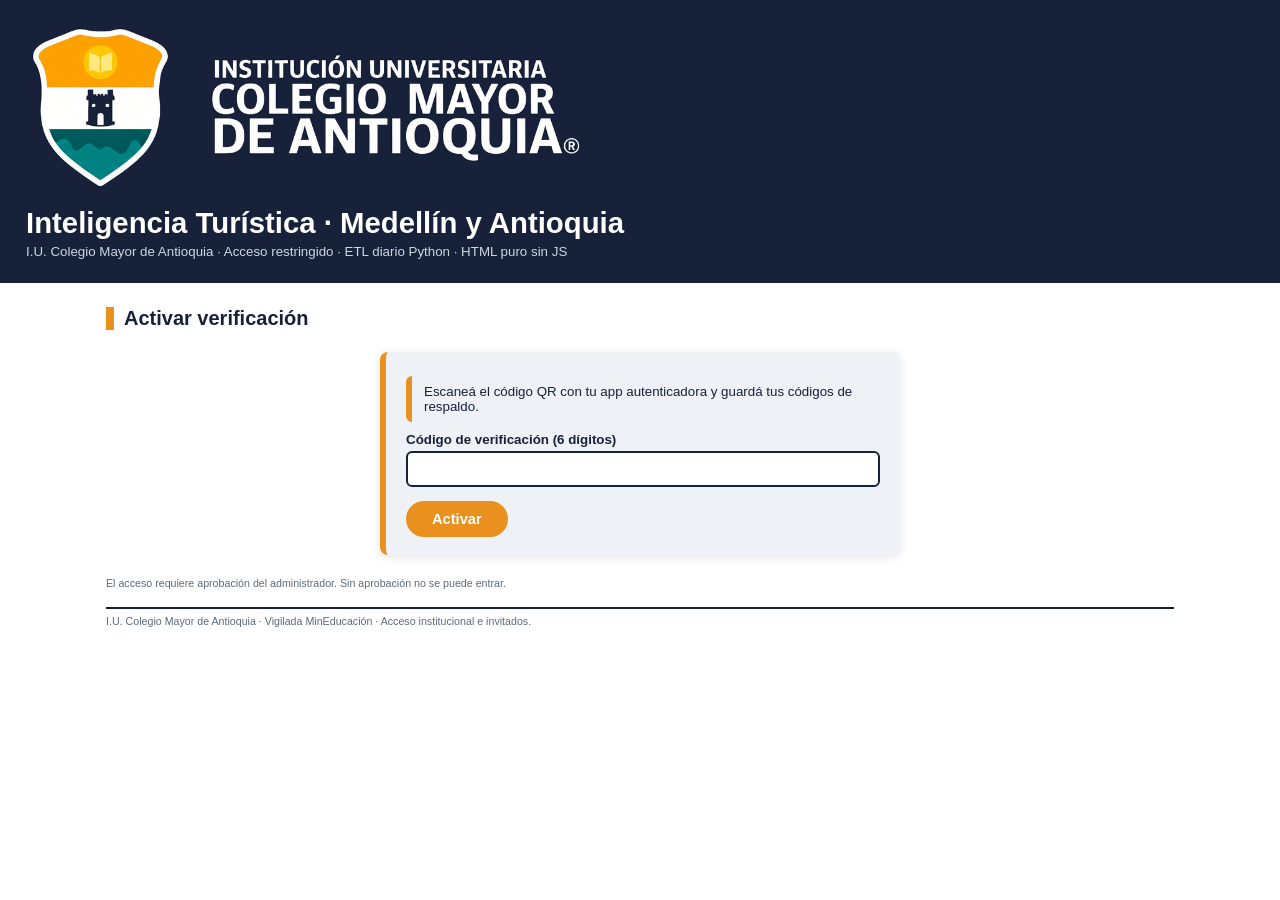
<file: etl-bureau/dashboard/activar-mfa.html>
<!DOCTYPE html>
<html lang="es">
<head>
<meta charset="UTF-8">
<meta name="viewport" content="width=device-width, initial-scale=1.0">
<title>Activar verificación · Bureau Medellín</title>
<style>:root{--navy:#172139;--teal:#00AEAC;--orange:#E9901E;--lime:#B4C42C;--teal2:#108181;--yellow:#FBBB28;--mut:#5A6C7D}
*{box-sizing:border-box}body{font-family:Montserrat,Arial,sans-serif;color:var(--navy);margin:0;background:#fff;font-size:11pt}
@page{size:A4;margin:14mm 12mm}header{background:var(--navy);color:#fff;padding:22px 26px}
header h1{font-size:22pt;margin:10px 0 4px}header p{color:#cfd6df;font-size:10pt;margin:2px 0}
header img{width:100%;max-width:560px}main{max-width:1100px;margin:0 auto;padding:0 16px 30px}
nav.toc{display:flex;gap:8px;flex-wrap:wrap;margin:14px 0}nav.toc a{background:#EEF1F5;border-radius:20px;padding:6px 14px;color:var(--navy);text-decoration:none;font-weight:700;font-size:10pt}
h2{font-size:15pt;border-left:8px solid var(--orange);padding-left:10px;margin:24px 0 8px}
.kpis{display:grid;grid-template-columns:repeat(auto-fit,minmax(180px,1fr));gap:10px}
.kpi{background:#EEF1F5;border-left:6px solid var(--orange);border-radius:8px;padding:10px 14px}
.kpi .v{font-size:1.35rem;font-weight:800}.kpi .l{font-size:.75rem;color:var(--mut)}
table{width:100%;border-collapse:collapse;font-size:9pt;margin:8px 0}
th{background:var(--navy);color:#fff;text-align:left;padding:5px 7px}
td{padding:4px 7px;border-bottom:1px solid #e5e7eb}.num{text-align:right;font-variant-numeric:tabular-nums}
.bul{background:#EEF1F5;border-left:6px solid var(--orange);border-radius:6px;padding:8px 12px;margin:6px 0;font-size:10pt}
.src{font-size:8pt;color:var(--mut)}.foot{margin-top:18px;border-top:2px solid var(--navy);padding-top:6px;font-size:8pt;color:var(--mut)}
.sec{page-break-inside:avoid}@media print{nav.toc{display:none}header{padding:14px}main{padding:0}}
.card{background:#EEF1F5;border-left:6px solid var(--orange);border-radius:8px;padding:18px 20px;max-width:520px;margin:22px auto;box-shadow:0 2px 10px rgba(23,33,57,.12)}label{display:block;font-size:10pt;font-weight:700;margin:10px 0 4px}input,select,textarea{width:100%;padding:8px 10px;border:2px solid var(--navy);border-radius:6px;font-size:11pt;font-family:inherit;color:var(--navy);background:#fff;transition:border-color .2s,box-shadow .2s}input:hover,select:hover,textarea:hover{border-color:var(--teal)}input:focus-visible,select:focus-visible,textarea:focus-visible{outline:3px solid rgba(233,144,30,.45);outline-offset:1px;border-color:var(--orange)}input[name=totp]{font-variant-numeric:tabular-nums;letter-spacing:.3em;text-align:center}button{background:var(--orange);color:#fff;border:none;border-radius:20px;padding:10px 26px;font-weight:700;font-size:11pt;margin-top:14px;cursor:pointer;transition:filter .2s,transform .15s}button:hover{filter:brightness(1.06)}button:active{transform:scale(.98)}button:focus-visible{outline:3px solid rgba(23,33,57,.5);outline-offset:3px}.alt{text-align:center;margin-top:12px;font-size:10pt}.error{background:#FDF3F2;border-left:6px solid #B42318;border-radius:8px;padding:10px 14px;margin:14px auto;max-width:520px;font-size:10pt;color:var(--navy)}@media(max-width:560px){.card{margin:16px 12px;padding:16px}}@media(prefers-reduced-motion:reduce){input,select,textarea,button{transition:none}}</style>
</head>
<body>
<header>
<img src="assets/logo_colmayor_navy.png" alt="I.U. Colegio Mayor de Antioquia">
<h1>Inteligencia Turística · Medellín y Antioquia</h1>
<p>I.U. Colegio Mayor de Antioquia · Acceso restringido · ETL diario Python · HTML puro sin JS</p>
</header>
<main>
<h2>Activar verificación</h2>
<div class="card"><form method="post" action="/auth/activar-mfa">
<input type="hidden" name="csrf_token" value="">
<p class="bul">Escaneá el código QR con tu app autenticadora y guardá tus códigos de respaldo.</p>
<label for="totp">Código de verificación (6 dígitos)</label>
<input id="totp" name="totp" type="text" required inputmode="numeric" pattern="[0-9]{6}" maxlength="6">
<button type="submit">Activar</button>
</form></div>
<p class="src">El acceso requiere aprobación del administrador. Sin aprobación no se puede entrar.</p>
<div class="foot">I.U. Colegio Mayor de Antioquia · Vigilada MinEducación · Acceso institucional e invitados.</div>
</main>
</body>
</html>
</file>
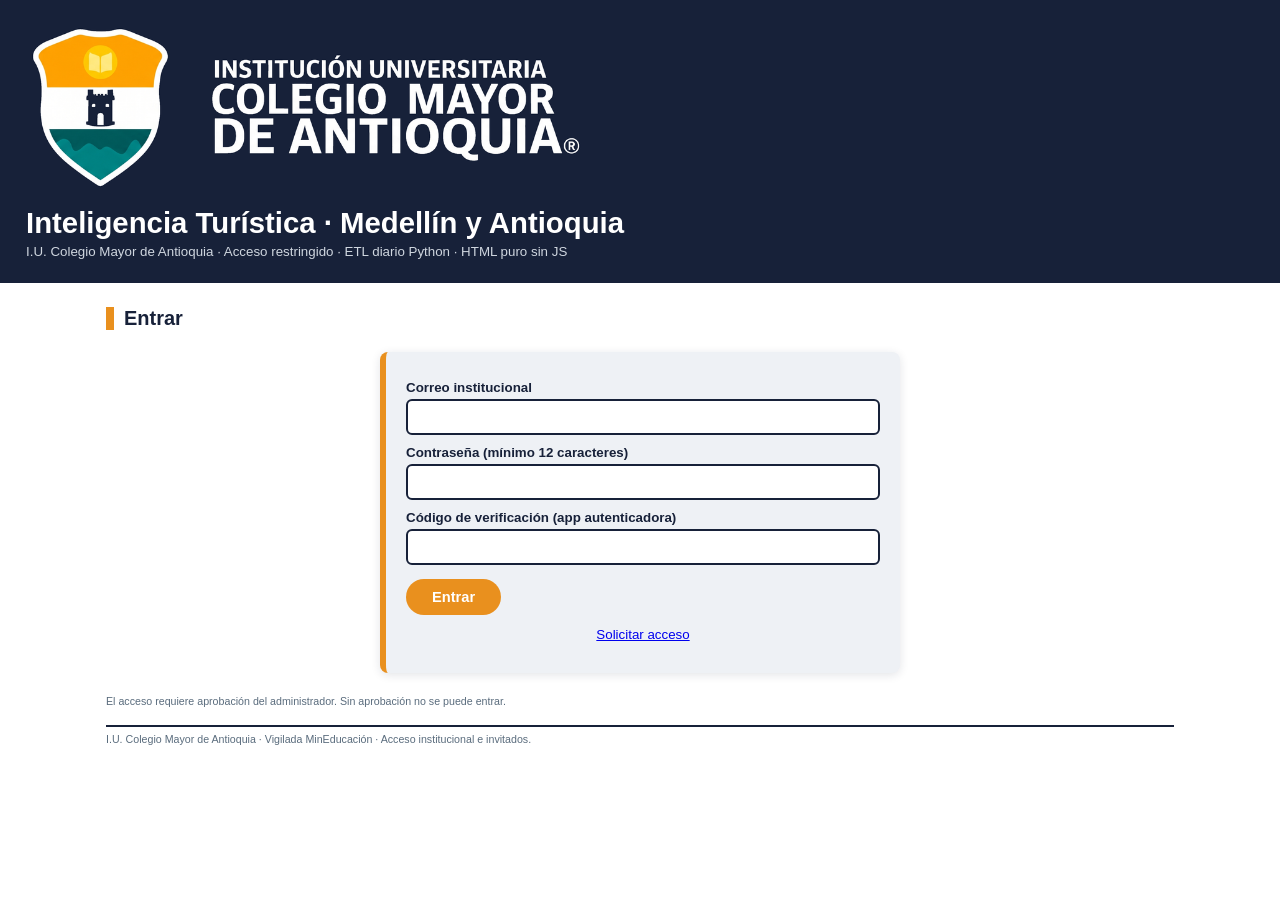
<file: etl-bureau/dashboard/login.html>
<!DOCTYPE html>
<html lang="es">
<head>
<meta charset="UTF-8">
<meta name="viewport" content="width=device-width, initial-scale=1.0">
<title>Entrar · Bureau Medellín</title>
<style>:root{--navy:#172139;--teal:#00AEAC;--orange:#E9901E;--lime:#B4C42C;--teal2:#108181;--yellow:#FBBB28;--mut:#5A6C7D}
*{box-sizing:border-box}body{font-family:Montserrat,Arial,sans-serif;color:var(--navy);margin:0;background:#fff;font-size:11pt}
@page{size:A4;margin:14mm 12mm}header{background:var(--navy);color:#fff;padding:22px 26px}
header h1{font-size:22pt;margin:10px 0 4px}header p{color:#cfd6df;font-size:10pt;margin:2px 0}
header img{width:100%;max-width:560px}main{max-width:1100px;margin:0 auto;padding:0 16px 30px}
nav.toc{display:flex;gap:8px;flex-wrap:wrap;margin:14px 0}nav.toc a{background:#EEF1F5;border-radius:20px;padding:6px 14px;color:var(--navy);text-decoration:none;font-weight:700;font-size:10pt}
h2{font-size:15pt;border-left:8px solid var(--orange);padding-left:10px;margin:24px 0 8px}
.kpis{display:grid;grid-template-columns:repeat(auto-fit,minmax(180px,1fr));gap:10px}
.kpi{background:#EEF1F5;border-left:6px solid var(--orange);border-radius:8px;padding:10px 14px}
.kpi .v{font-size:1.35rem;font-weight:800}.kpi .l{font-size:.75rem;color:var(--mut)}
table{width:100%;border-collapse:collapse;font-size:9pt;margin:8px 0}
th{background:var(--navy);color:#fff;text-align:left;padding:5px 7px}
td{padding:4px 7px;border-bottom:1px solid #e5e7eb}.num{text-align:right;font-variant-numeric:tabular-nums}
.bul{background:#EEF1F5;border-left:6px solid var(--orange);border-radius:6px;padding:8px 12px;margin:6px 0;font-size:10pt}
.src{font-size:8pt;color:var(--mut)}.foot{margin-top:18px;border-top:2px solid var(--navy);padding-top:6px;font-size:8pt;color:var(--mut)}
.sec{page-break-inside:avoid}@media print{nav.toc{display:none}header{padding:14px}main{padding:0}}
.card{background:#EEF1F5;border-left:6px solid var(--orange);border-radius:8px;padding:18px 20px;max-width:520px;margin:22px auto;box-shadow:0 2px 10px rgba(23,33,57,.12)}label{display:block;font-size:10pt;font-weight:700;margin:10px 0 4px}input,select,textarea{width:100%;padding:8px 10px;border:2px solid var(--navy);border-radius:6px;font-size:11pt;font-family:inherit;color:var(--navy);background:#fff;transition:border-color .2s,box-shadow .2s}input:hover,select:hover,textarea:hover{border-color:var(--teal)}input:focus-visible,select:focus-visible,textarea:focus-visible{outline:3px solid rgba(233,144,30,.45);outline-offset:1px;border-color:var(--orange)}input[name=totp]{font-variant-numeric:tabular-nums;letter-spacing:.3em;text-align:center}button{background:var(--orange);color:#fff;border:none;border-radius:20px;padding:10px 26px;font-weight:700;font-size:11pt;margin-top:14px;cursor:pointer;transition:filter .2s,transform .15s}button:hover{filter:brightness(1.06)}button:active{transform:scale(.98)}button:focus-visible{outline:3px solid rgba(23,33,57,.5);outline-offset:3px}.alt{text-align:center;margin-top:12px;font-size:10pt}.error{background:#FDF3F2;border-left:6px solid #B42318;border-radius:8px;padding:10px 14px;margin:14px auto;max-width:520px;font-size:10pt;color:var(--navy)}@media(max-width:560px){.card{margin:16px 12px;padding:16px}}@media(prefers-reduced-motion:reduce){input,select,textarea,button{transition:none}}</style>
</head>
<body>
<header>
<img src="assets/logo_colmayor_navy.png" alt="I.U. Colegio Mayor de Antioquia">
<h1>Inteligencia Turística · Medellín y Antioquia</h1>
<p>I.U. Colegio Mayor de Antioquia · Acceso restringido · ETL diario Python · HTML puro sin JS</p>
</header>
<main>
<h2>Entrar</h2>
<div class="card"><form method="post" action="/auth/login">
<input type="hidden" name="csrf_token" value="">
<label for="email">Correo institucional</label>
<input id="email" name="email" type="email" required autocomplete="username">
<label for="password">Contraseña (mínimo 12 caracteres)</label>
<input id="password" name="password" type="password" required minlength="12" autocomplete="current-password">
<label for="totp">Código de verificación (app autenticadora)</label>
<input id="totp" name="totp" type="text" required inputmode="numeric" pattern="[0-9]{6}" maxlength="6">
<button type="submit">Entrar</button>
</form><p class="alt"><a href="solicitar.html">Solicitar acceso</a></p></div>
<p class="src">El acceso requiere aprobación del administrador. Sin aprobación no se puede entrar.</p>
<div class="foot">I.U. Colegio Mayor de Antioquia · Vigilada MinEducación · Acceso institucional e invitados.</div>
</main>
</body>
</html>
</file>
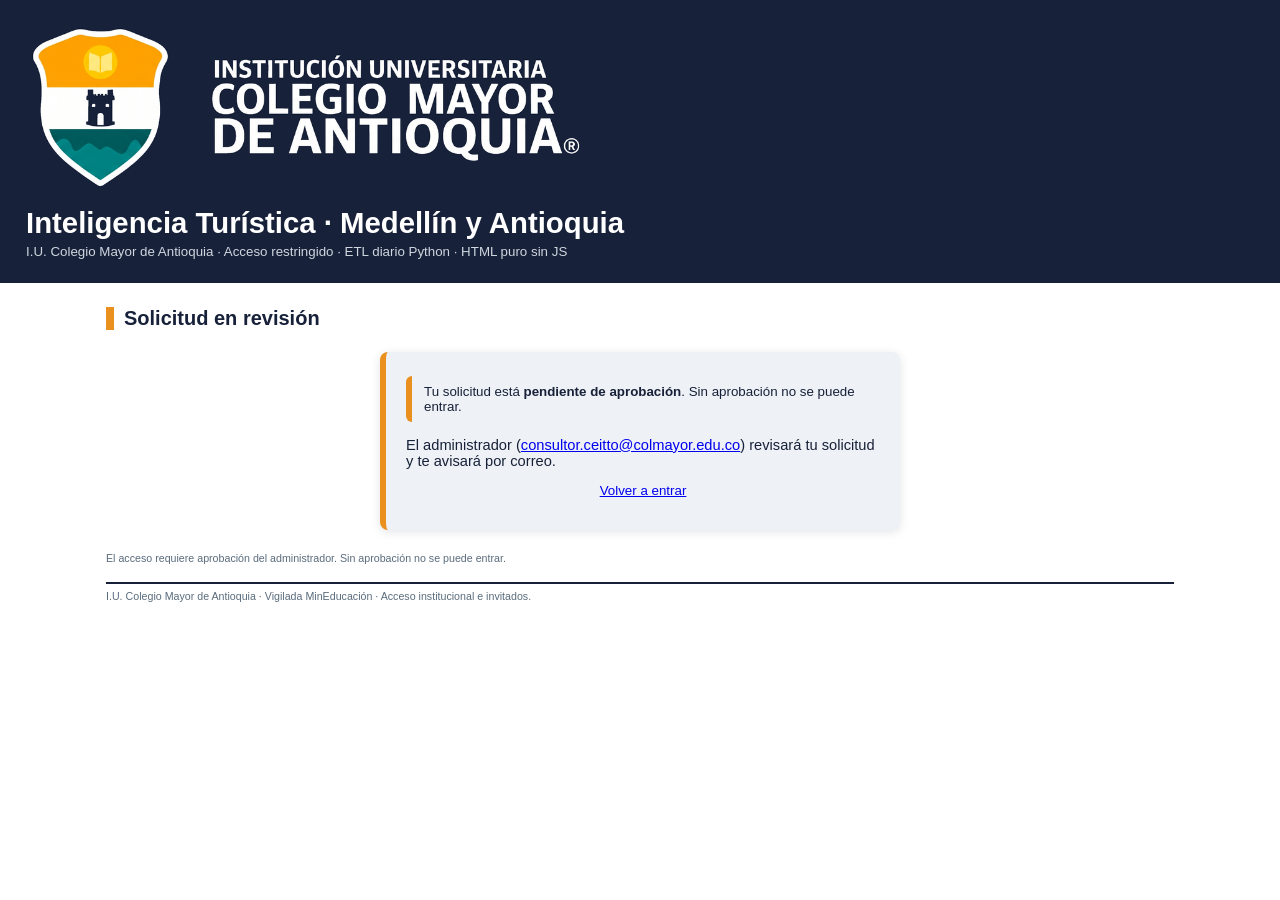
<file: etl-bureau/dashboard/pendiente.html>
<!DOCTYPE html>
<html lang="es">
<head>
<meta charset="UTF-8">
<meta name="viewport" content="width=device-width, initial-scale=1.0">
<title>Solicitud en revisión · Bureau Medellín</title>
<style>:root{--navy:#172139;--teal:#00AEAC;--orange:#E9901E;--lime:#B4C42C;--teal2:#108181;--yellow:#FBBB28;--mut:#5A6C7D}
*{box-sizing:border-box}body{font-family:Montserrat,Arial,sans-serif;color:var(--navy);margin:0;background:#fff;font-size:11pt}
@page{size:A4;margin:14mm 12mm}header{background:var(--navy);color:#fff;padding:22px 26px}
header h1{font-size:22pt;margin:10px 0 4px}header p{color:#cfd6df;font-size:10pt;margin:2px 0}
header img{width:100%;max-width:560px}main{max-width:1100px;margin:0 auto;padding:0 16px 30px}
nav.toc{display:flex;gap:8px;flex-wrap:wrap;margin:14px 0}nav.toc a{background:#EEF1F5;border-radius:20px;padding:6px 14px;color:var(--navy);text-decoration:none;font-weight:700;font-size:10pt}
h2{font-size:15pt;border-left:8px solid var(--orange);padding-left:10px;margin:24px 0 8px}
.kpis{display:grid;grid-template-columns:repeat(auto-fit,minmax(180px,1fr));gap:10px}
.kpi{background:#EEF1F5;border-left:6px solid var(--orange);border-radius:8px;padding:10px 14px}
.kpi .v{font-size:1.35rem;font-weight:800}.kpi .l{font-size:.75rem;color:var(--mut)}
table{width:100%;border-collapse:collapse;font-size:9pt;margin:8px 0}
th{background:var(--navy);color:#fff;text-align:left;padding:5px 7px}
td{padding:4px 7px;border-bottom:1px solid #e5e7eb}.num{text-align:right;font-variant-numeric:tabular-nums}
.bul{background:#EEF1F5;border-left:6px solid var(--orange);border-radius:6px;padding:8px 12px;margin:6px 0;font-size:10pt}
.src{font-size:8pt;color:var(--mut)}.foot{margin-top:18px;border-top:2px solid var(--navy);padding-top:6px;font-size:8pt;color:var(--mut)}
.sec{page-break-inside:avoid}@media print{nav.toc{display:none}header{padding:14px}main{padding:0}}
.card{background:#EEF1F5;border-left:6px solid var(--orange);border-radius:8px;padding:18px 20px;max-width:520px;margin:22px auto;box-shadow:0 2px 10px rgba(23,33,57,.12)}label{display:block;font-size:10pt;font-weight:700;margin:10px 0 4px}input,select,textarea{width:100%;padding:8px 10px;border:2px solid var(--navy);border-radius:6px;font-size:11pt;font-family:inherit;color:var(--navy);background:#fff;transition:border-color .2s,box-shadow .2s}input:hover,select:hover,textarea:hover{border-color:var(--teal)}input:focus-visible,select:focus-visible,textarea:focus-visible{outline:3px solid rgba(233,144,30,.45);outline-offset:1px;border-color:var(--orange)}input[name=totp]{font-variant-numeric:tabular-nums;letter-spacing:.3em;text-align:center}button{background:var(--orange);color:#fff;border:none;border-radius:20px;padding:10px 26px;font-weight:700;font-size:11pt;margin-top:14px;cursor:pointer;transition:filter .2s,transform .15s}button:hover{filter:brightness(1.06)}button:active{transform:scale(.98)}button:focus-visible{outline:3px solid rgba(23,33,57,.5);outline-offset:3px}.alt{text-align:center;margin-top:12px;font-size:10pt}.error{background:#FDF3F2;border-left:6px solid #B42318;border-radius:8px;padding:10px 14px;margin:14px auto;max-width:520px;font-size:10pt;color:var(--navy)}@media(max-width:560px){.card{margin:16px 12px;padding:16px}}@media(prefers-reduced-motion:reduce){input,select,textarea,button{transition:none}}</style>
</head>
<body>
<header>
<img src="assets/logo_colmayor_navy.png" alt="I.U. Colegio Mayor de Antioquia">
<h1>Inteligencia Turística · Medellín y Antioquia</h1>
<p>I.U. Colegio Mayor de Antioquia · Acceso restringido · ETL diario Python · HTML puro sin JS</p>
</header>
<main>
<h2>Solicitud en revisión</h2>
<div class="card">
<p class="bul">Tu solicitud está <strong>pendiente de aprobación</strong>. Sin aprobación no se puede entrar.</p>
<p>El administrador (<a href="mailto:consultor.ceitto@colmayor.edu.co">consultor.ceitto@colmayor.edu.co</a>) revisará tu solicitud y te avisará por correo.</p>
<p class="alt"><a href="login.html">Volver a entrar</a></p></div>
<p class="src">El acceso requiere aprobación del administrador. Sin aprobación no se puede entrar.</p>
<div class="foot">I.U. Colegio Mayor de Antioquia · Vigilada MinEducación · Acceso institucional e invitados.</div>
</main>
</body>
</html>
</file>
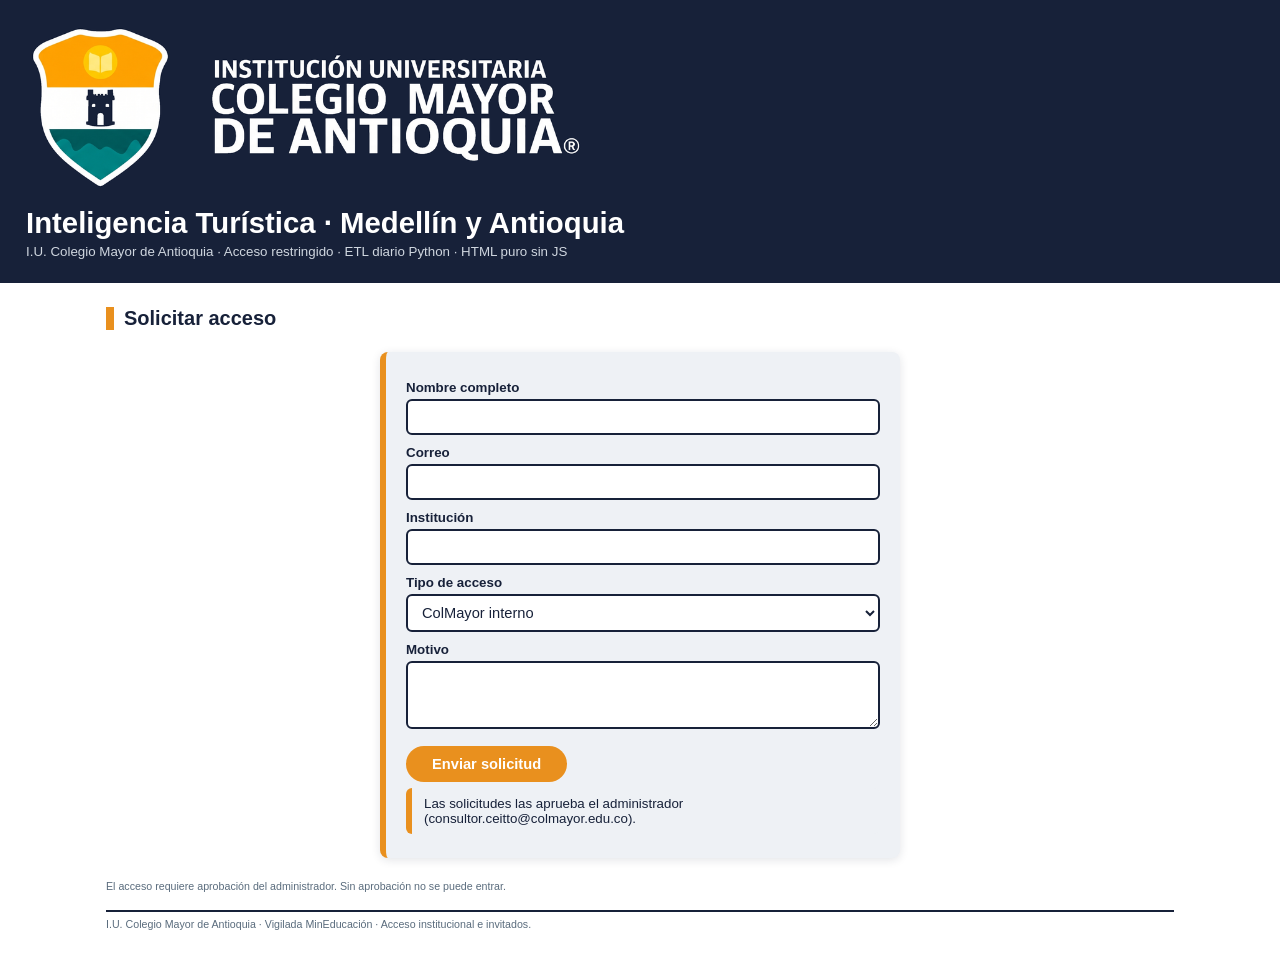
<file: etl-bureau/dashboard/solicitar.html>
<!DOCTYPE html>
<html lang="es">
<head>
<meta charset="UTF-8">
<meta name="viewport" content="width=device-width, initial-scale=1.0">
<title>Solicitar acceso · Bureau Medellín</title>
<style>:root{--navy:#172139;--teal:#00AEAC;--orange:#E9901E;--lime:#B4C42C;--teal2:#108181;--yellow:#FBBB28;--mut:#5A6C7D}
*{box-sizing:border-box}body{font-family:Montserrat,Arial,sans-serif;color:var(--navy);margin:0;background:#fff;font-size:11pt}
@page{size:A4;margin:14mm 12mm}header{background:var(--navy);color:#fff;padding:22px 26px}
header h1{font-size:22pt;margin:10px 0 4px}header p{color:#cfd6df;font-size:10pt;margin:2px 0}
header img{width:100%;max-width:560px}main{max-width:1100px;margin:0 auto;padding:0 16px 30px}
nav.toc{display:flex;gap:8px;flex-wrap:wrap;margin:14px 0}nav.toc a{background:#EEF1F5;border-radius:20px;padding:6px 14px;color:var(--navy);text-decoration:none;font-weight:700;font-size:10pt}
h2{font-size:15pt;border-left:8px solid var(--orange);padding-left:10px;margin:24px 0 8px}
.kpis{display:grid;grid-template-columns:repeat(auto-fit,minmax(180px,1fr));gap:10px}
.kpi{background:#EEF1F5;border-left:6px solid var(--orange);border-radius:8px;padding:10px 14px}
.kpi .v{font-size:1.35rem;font-weight:800}.kpi .l{font-size:.75rem;color:var(--mut)}
table{width:100%;border-collapse:collapse;font-size:9pt;margin:8px 0}
th{background:var(--navy);color:#fff;text-align:left;padding:5px 7px}
td{padding:4px 7px;border-bottom:1px solid #e5e7eb}.num{text-align:right;font-variant-numeric:tabular-nums}
.bul{background:#EEF1F5;border-left:6px solid var(--orange);border-radius:6px;padding:8px 12px;margin:6px 0;font-size:10pt}
.src{font-size:8pt;color:var(--mut)}.foot{margin-top:18px;border-top:2px solid var(--navy);padding-top:6px;font-size:8pt;color:var(--mut)}
.sec{page-break-inside:avoid}@media print{nav.toc{display:none}header{padding:14px}main{padding:0}}
.card{background:#EEF1F5;border-left:6px solid var(--orange);border-radius:8px;padding:18px 20px;max-width:520px;margin:22px auto;box-shadow:0 2px 10px rgba(23,33,57,.12)}label{display:block;font-size:10pt;font-weight:700;margin:10px 0 4px}input,select,textarea{width:100%;padding:8px 10px;border:2px solid var(--navy);border-radius:6px;font-size:11pt;font-family:inherit;color:var(--navy);background:#fff;transition:border-color .2s,box-shadow .2s}input:hover,select:hover,textarea:hover{border-color:var(--teal)}input:focus-visible,select:focus-visible,textarea:focus-visible{outline:3px solid rgba(233,144,30,.45);outline-offset:1px;border-color:var(--orange)}input[name=totp]{font-variant-numeric:tabular-nums;letter-spacing:.3em;text-align:center}button{background:var(--orange);color:#fff;border:none;border-radius:20px;padding:10px 26px;font-weight:700;font-size:11pt;margin-top:14px;cursor:pointer;transition:filter .2s,transform .15s}button:hover{filter:brightness(1.06)}button:active{transform:scale(.98)}button:focus-visible{outline:3px solid rgba(23,33,57,.5);outline-offset:3px}.alt{text-align:center;margin-top:12px;font-size:10pt}.error{background:#FDF3F2;border-left:6px solid #B42318;border-radius:8px;padding:10px 14px;margin:14px auto;max-width:520px;font-size:10pt;color:var(--navy)}@media(max-width:560px){.card{margin:16px 12px;padding:16px}}@media(prefers-reduced-motion:reduce){input,select,textarea,button{transition:none}}</style>
</head>
<body>
<header>
<img src="assets/logo_colmayor_navy.png" alt="I.U. Colegio Mayor de Antioquia">
<h1>Inteligencia Turística · Medellín y Antioquia</h1>
<p>I.U. Colegio Mayor de Antioquia · Acceso restringido · ETL diario Python · HTML puro sin JS</p>
</header>
<main>
<h2>Solicitar acceso</h2>
<div class="card"><form method="post" action="/auth/solicitar">
<input type="hidden" name="csrf_token" value="">
<label for="nombre">Nombre completo</label>
<input id="nombre" name="nombre" type="text" required>
<label for="email">Correo</label>
<input id="email" name="email" type="email" required>
<label for="institucion">Institución</label>
<input id="institucion" name="institucion" type="text" required>
<label for="tipo">Tipo de acceso</label>
<select id="tipo" name="tipo" required><option value="interno">ColMayor interno</option>
<option value="invitado">Invitado</option></select>
<label for="motivo">Motivo</label>
<textarea id="motivo" name="motivo" rows="3" required></textarea>
<button type="submit">Enviar solicitud</button>
</form><p class="bul">Las solicitudes las aprueba el administrador (consultor.ceitto@colmayor.edu.co).</p></div>
<p class="src">El acceso requiere aprobación del administrador. Sin aprobación no se puede entrar.</p>
<div class="foot">I.U. Colegio Mayor de Antioquia · Vigilada MinEducación · Acceso institucional e invitados.</div>
</main>
</body>
</html>
</file>
